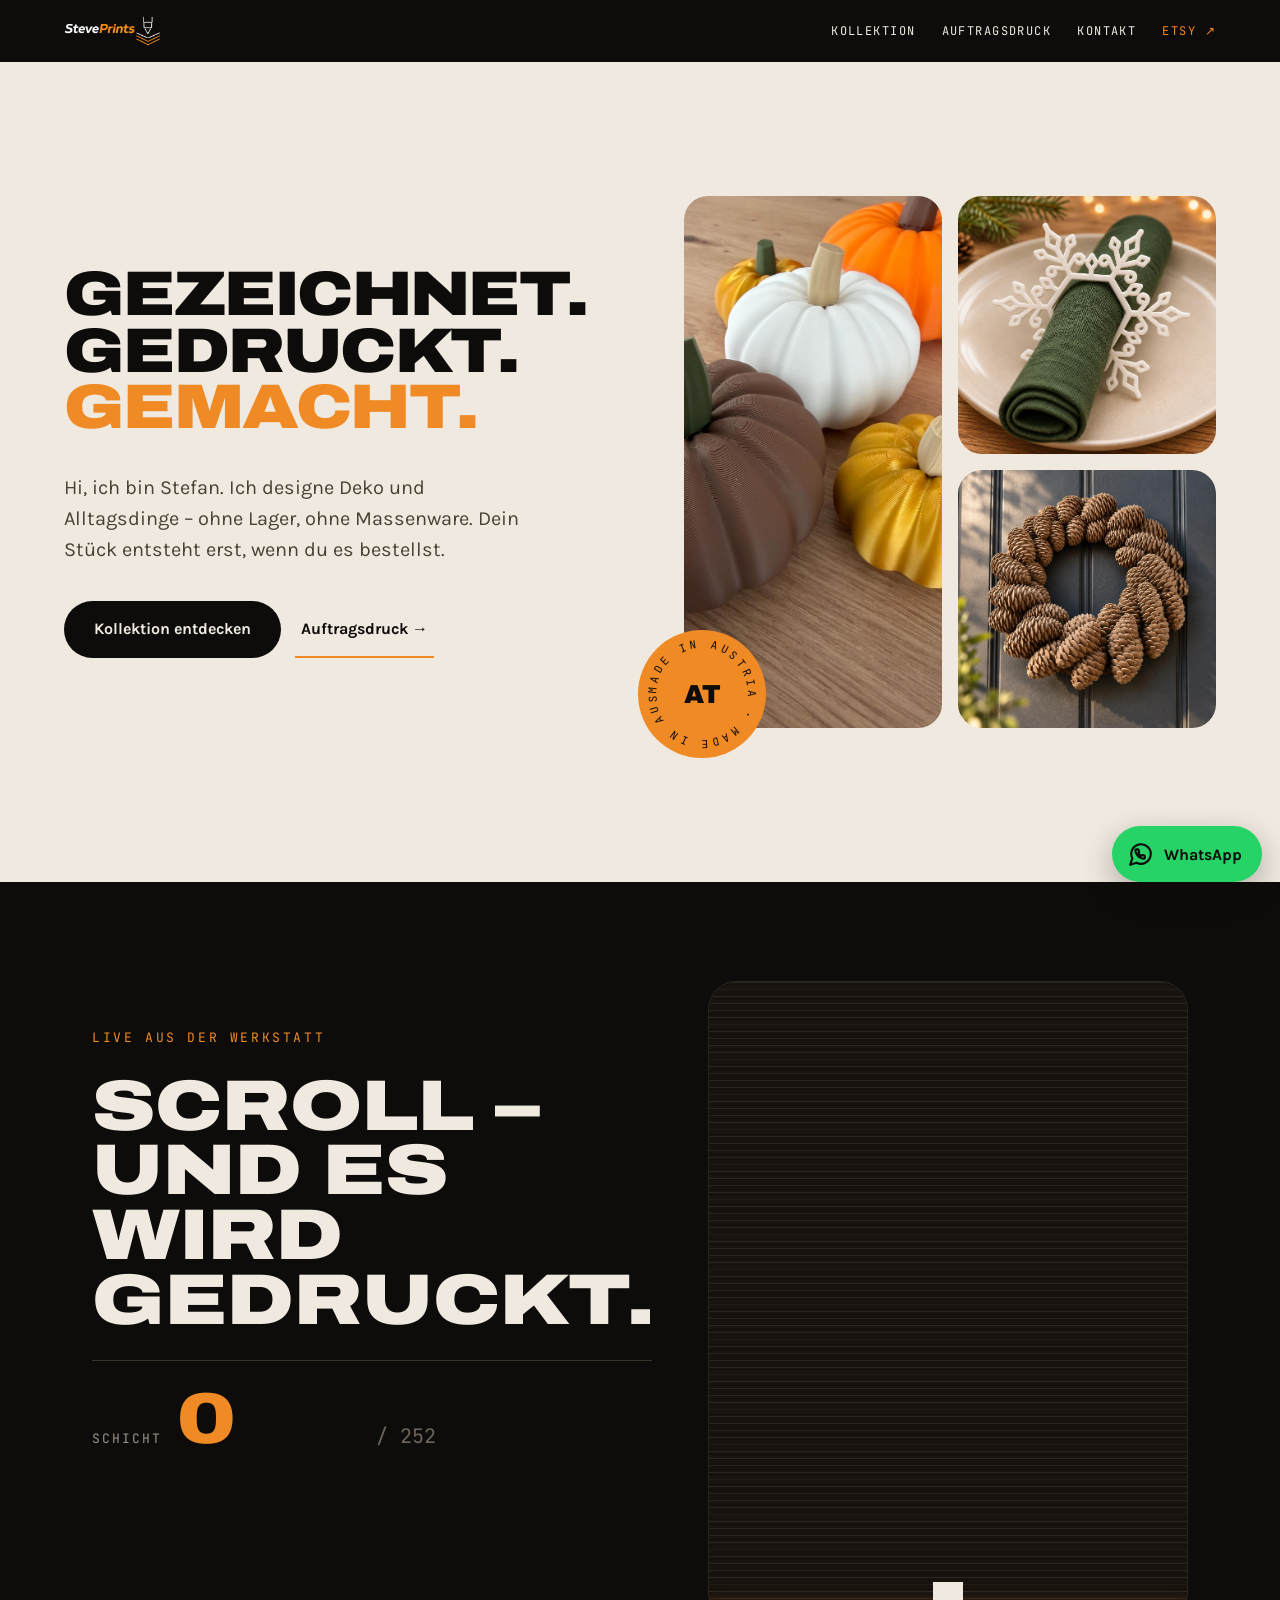
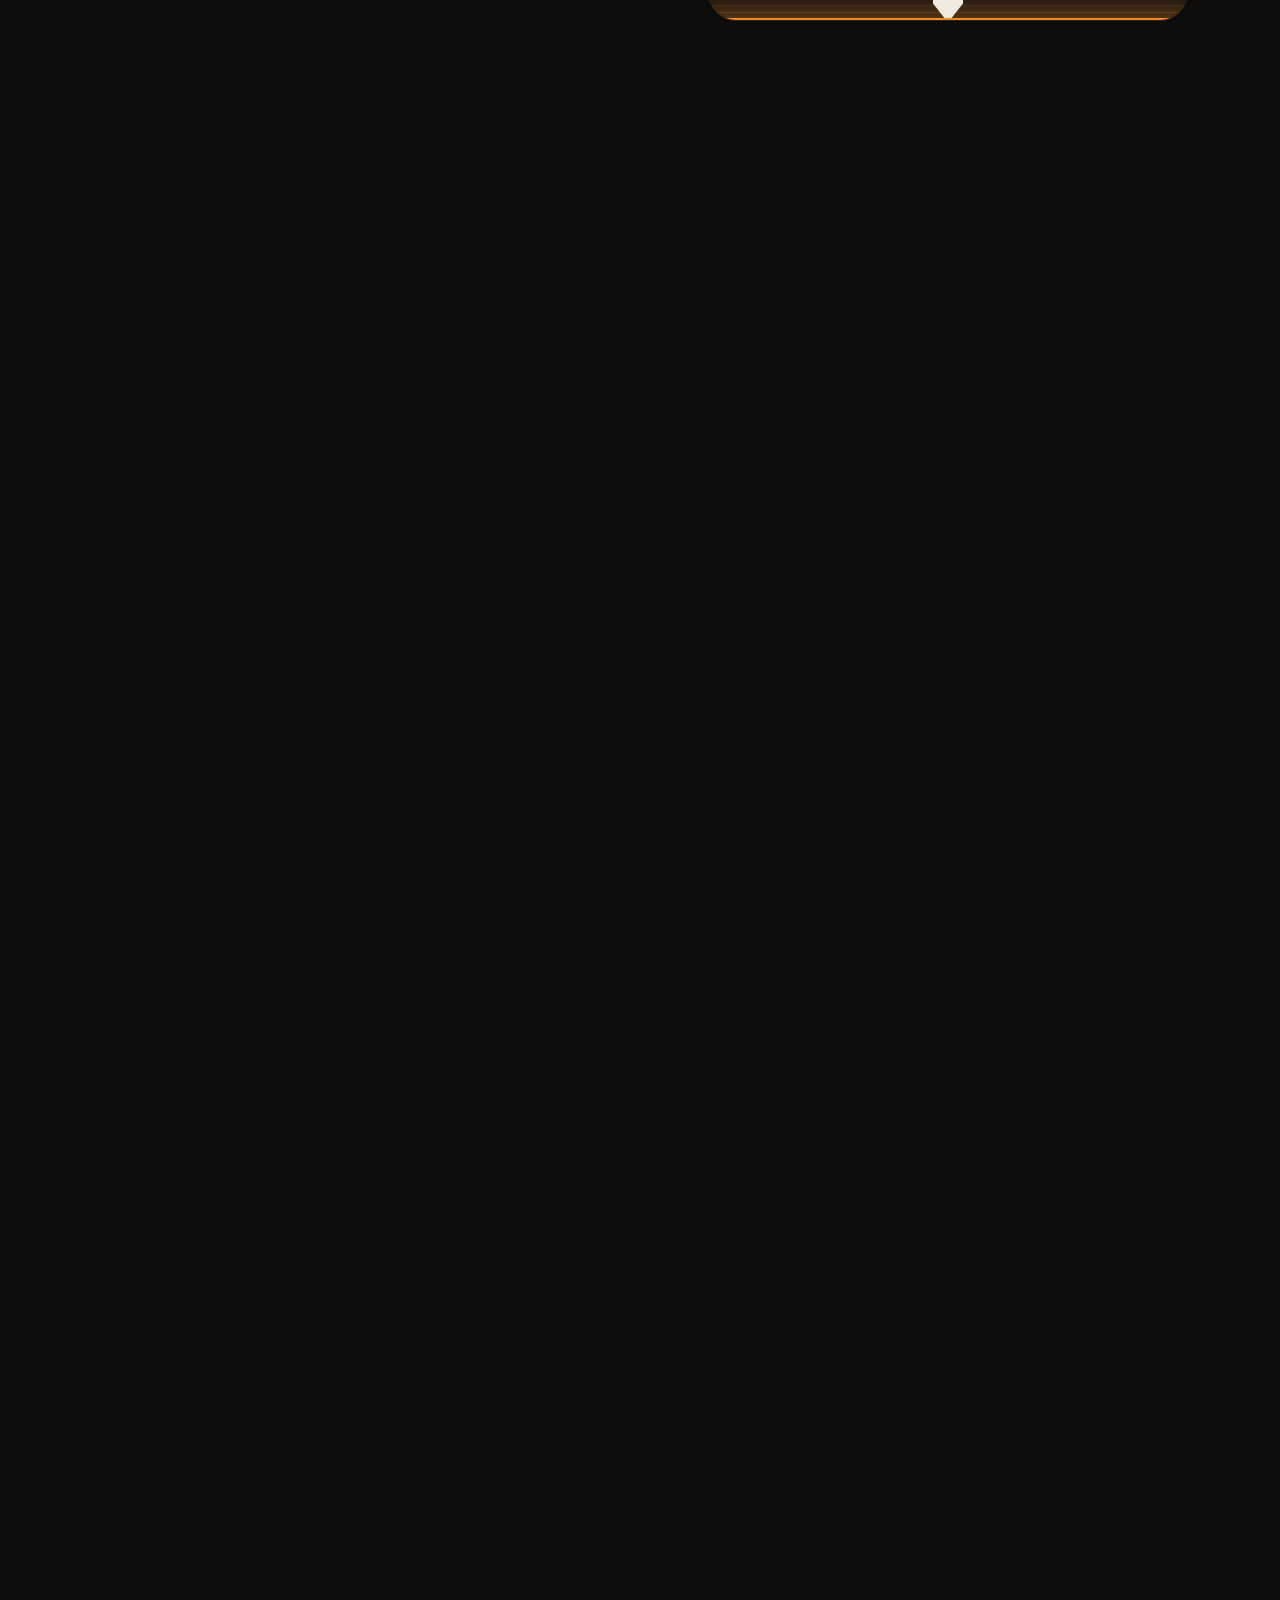
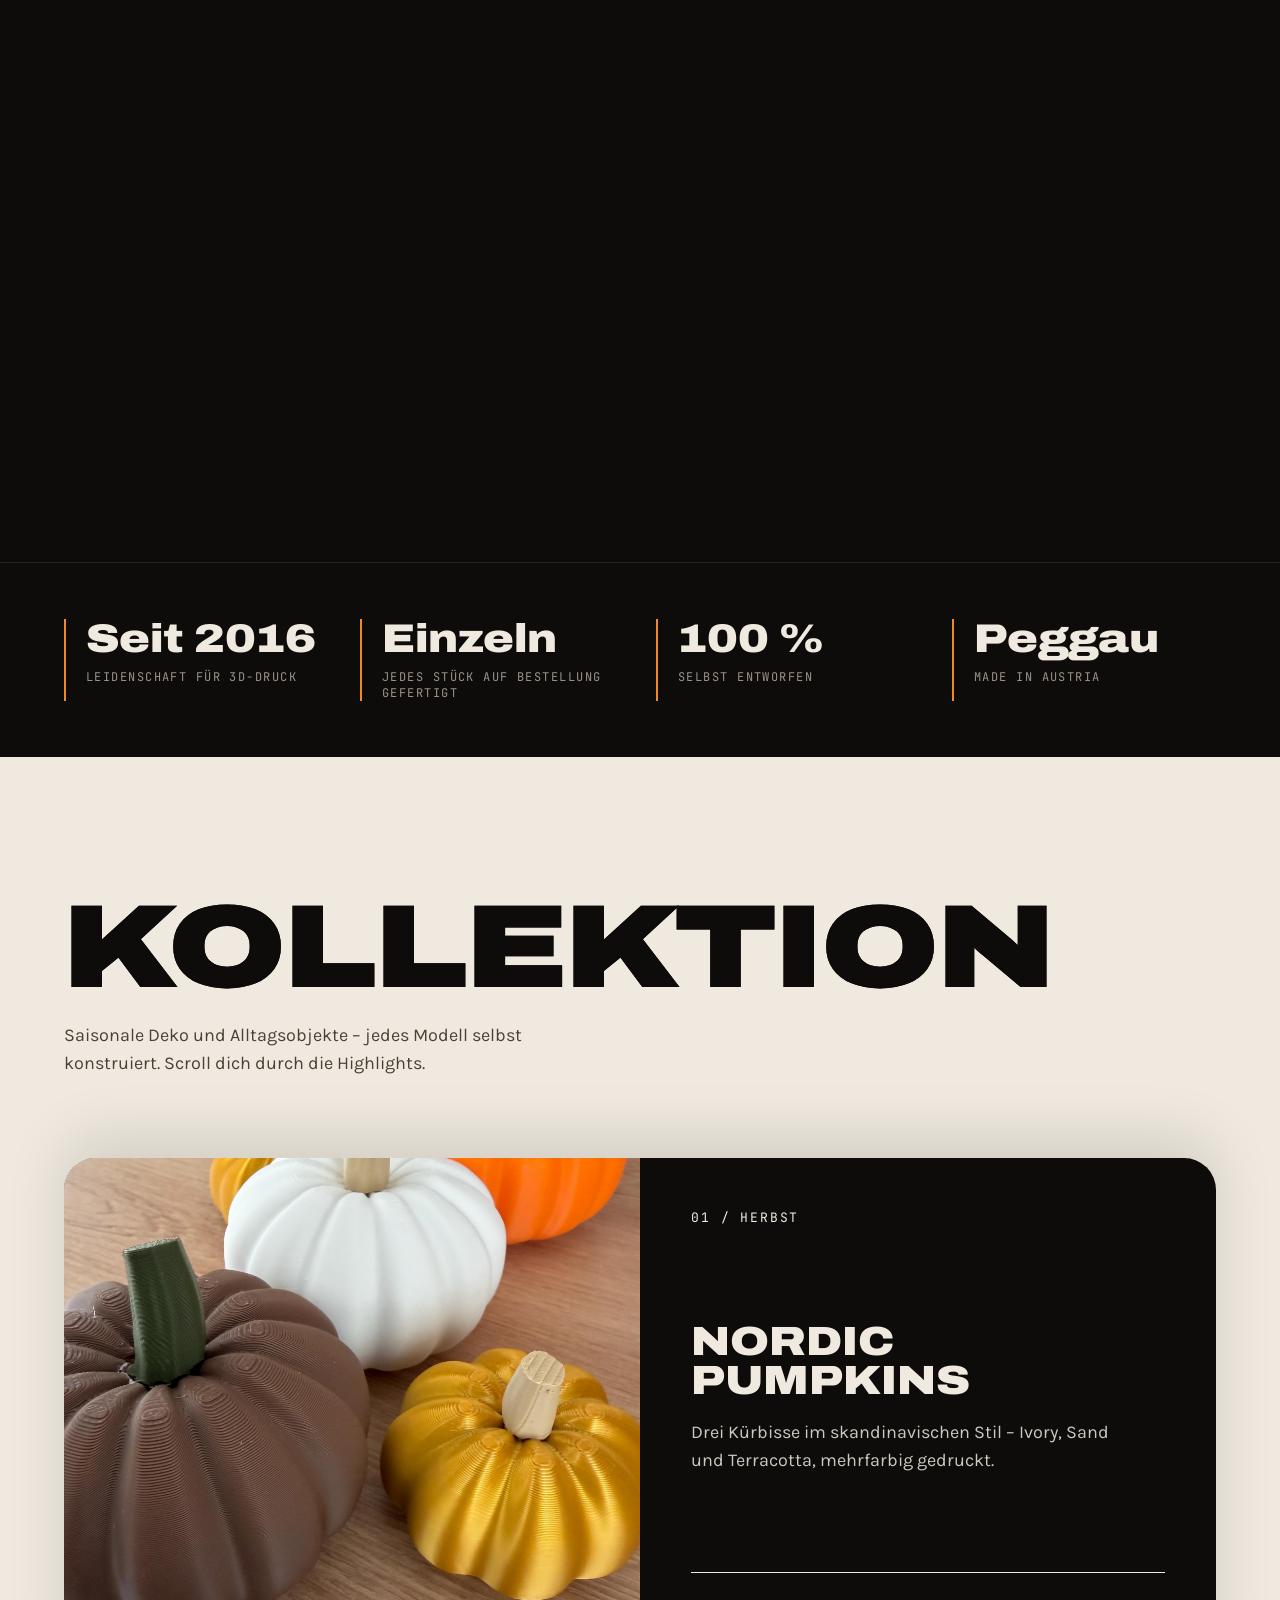
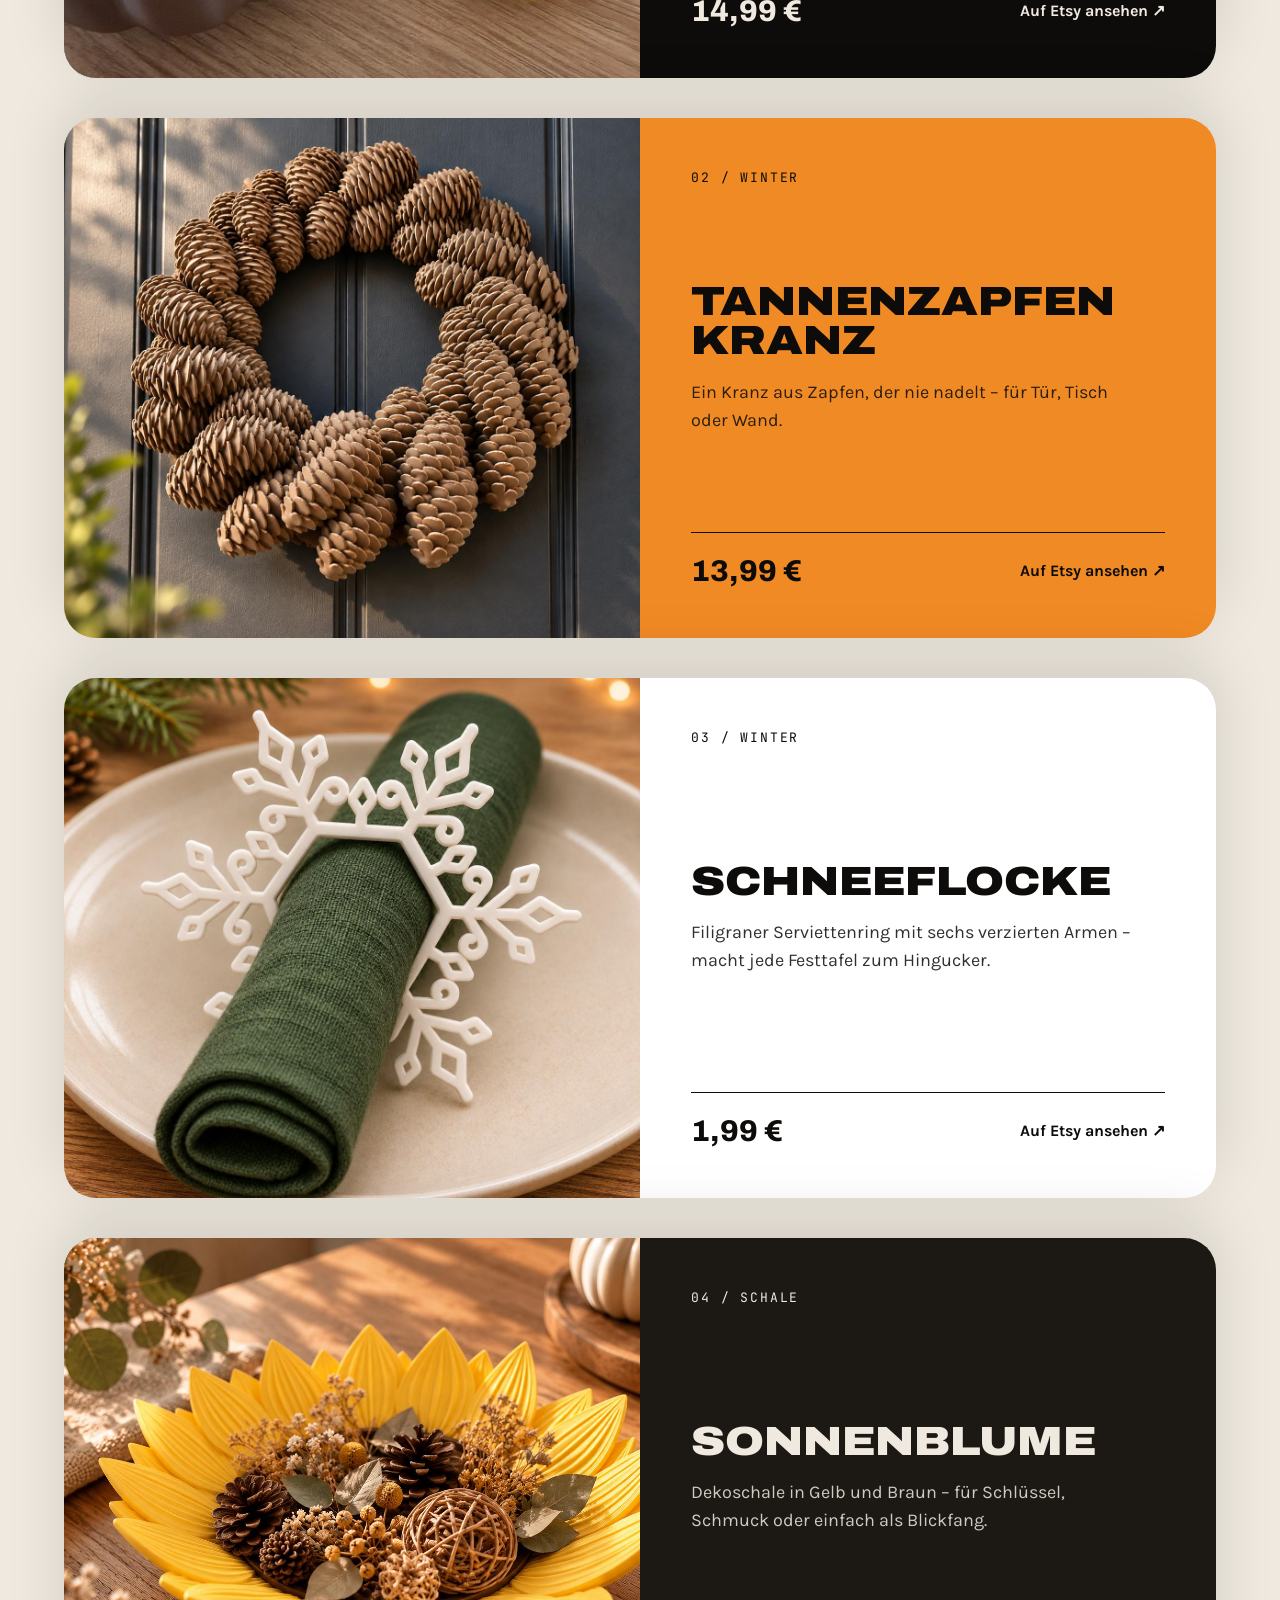
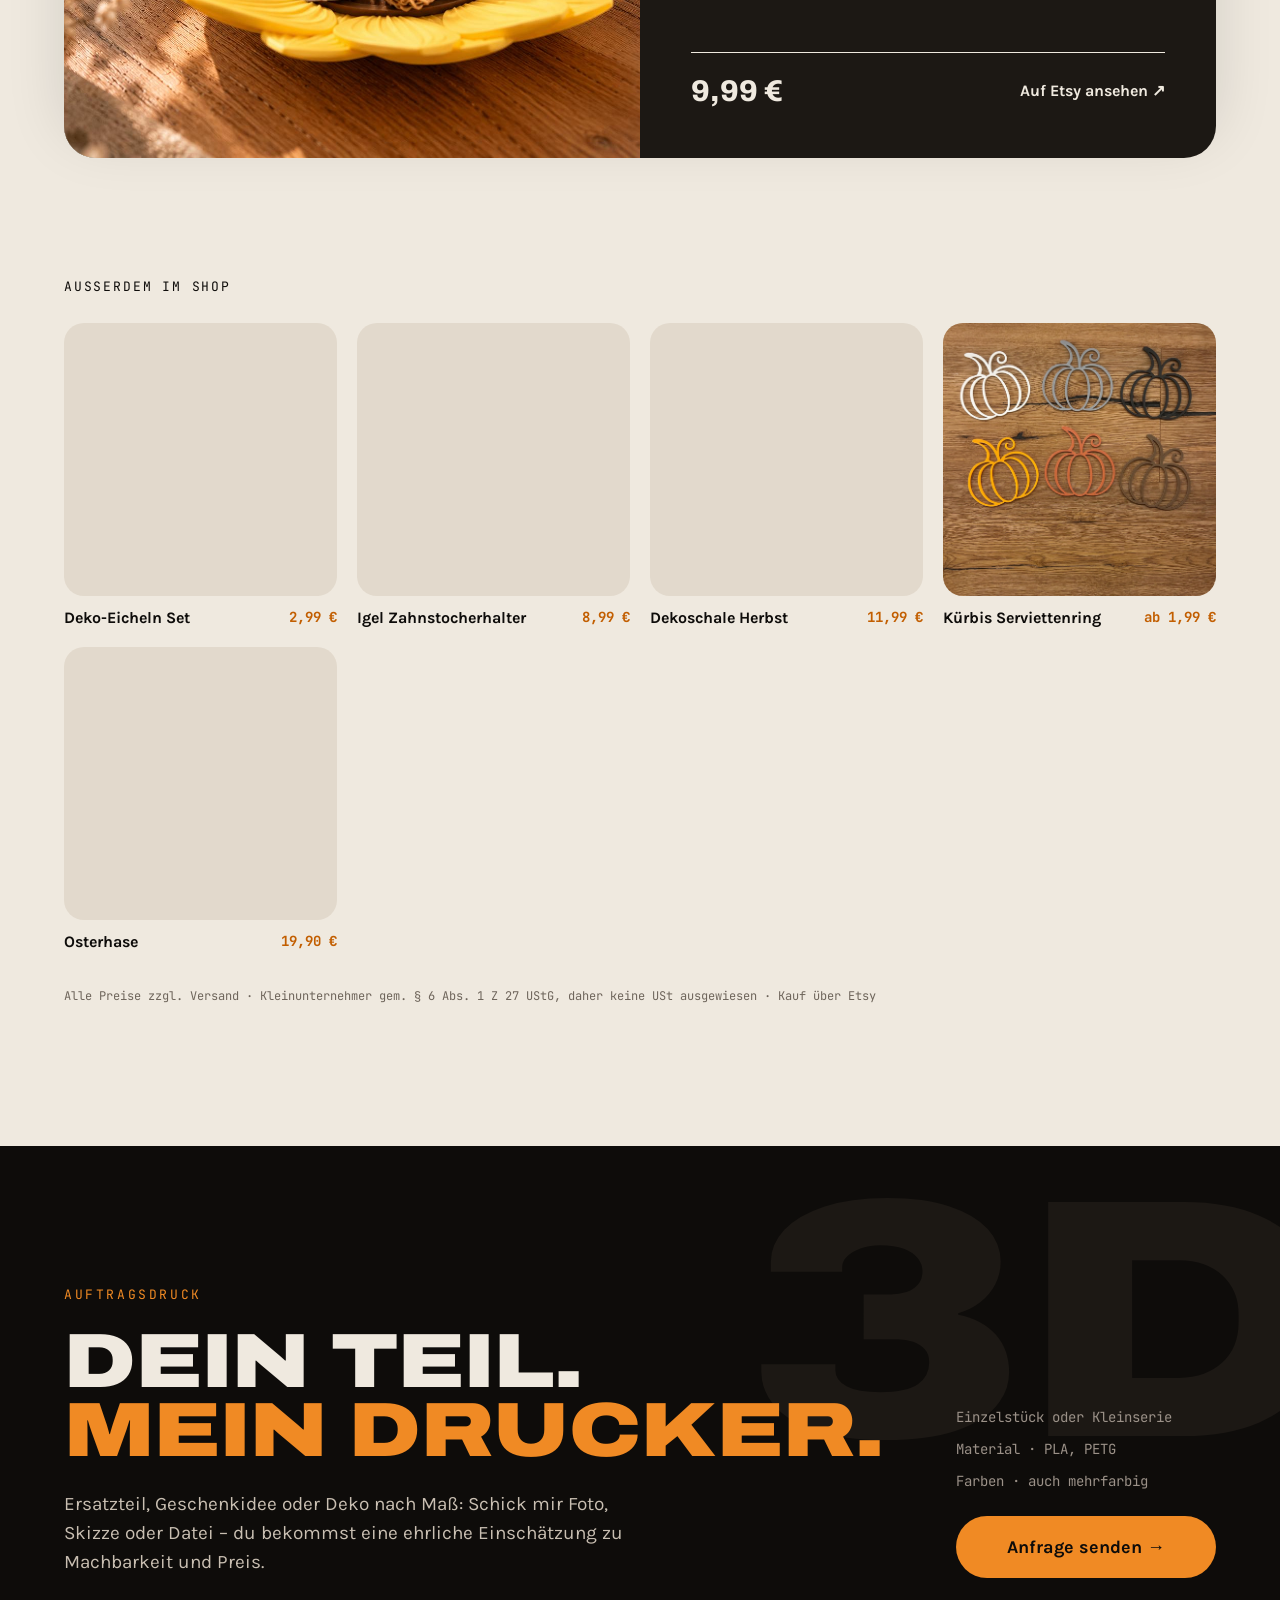
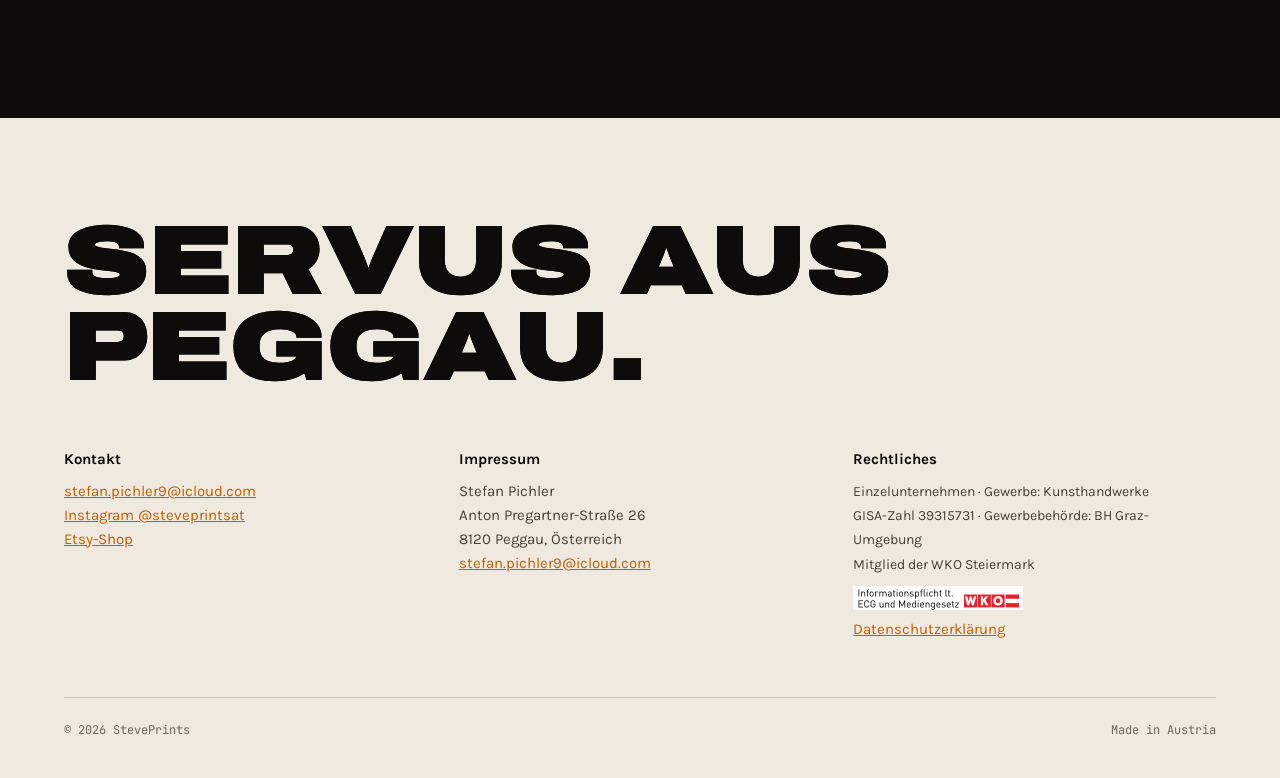
<file: index.html>
<!DOCTYPE html>
<html lang="de">
<head>
<meta charset="utf-8">
<meta name="viewport" content="width=device-width, initial-scale=1">
<title>StevePrints – 3D-gedruckte Designobjekte aus Peggau</title>
<meta name="description" content="StevePrints: 3D-gedruckte Designobjekte und individuelle Auftragsdrucke aus Peggau, Steiermark. Entworfen und gefertigt von Stefan Pichler. Made in Austria.">
<meta name="theme-color" content="#0E0C0A">
<link rel="icon" href="logo.png" type="image/png">
<link rel="preload" href="fonts/archivo-vf-wdth-wght-latin.woff2" as="font" type="font/woff2" crossorigin>
<link rel="stylesheet" href="fonts/fonts.css">
<link rel="stylesheet" href="site.css?v=2">
</head>
<body>

<header class="site-header">
  <a href="#top" aria-label="StevePrints – zum Seitenanfang"><img class="logo" src="logo.png" alt="StevePrints" width="640" height="197"></a>
  <nav aria-label="Hauptnavigation">
    <a href="#kollektion">Kollektion</a>
    <a class="opt" href="#auftrag">Auftragsdruck</a>
    <a class="opt" href="#kontakt">Kontakt</a>
    <a class="etsy" href="https://www.etsy.com/shop/StevePrintsAT" target="_blank" rel="noopener">Etsy ↗</a>
  </nav>
</header>

<main>

<section id="top" class="hero">
  <div class="hero-copy">
    <h1>
      <span>Gezeichnet.</span>
      <span>Gedruckt.</span>
      <span class="accent">Gemacht.</span>
    </h1>
    <p class="lead">Hi, ich bin Stefan. Ich designe Deko und Alltagsdinge – ohne Lager, ohne Massenware. Dein Stück entsteht erst, wenn du es bestellst.</p>
    <div class="hero-cta">
      <a class="btn btn-dark" href="#kollektion">Kollektion entdecken</a>
      <a class="link-line" href="#auftrag">Auftragsdruck →</a>
    </div>
  </div>
  <div class="collage">
    <!-- HERO:START -->
      <a href="https://www.etsy.com/listing/4569972046/deko-kurbisse-3er-set-herbstdeko-scandi" target="_blank" rel="noopener"><img src="images/8dfc89507ad61327.jpg" alt="Deko Kürbisse 3er Set" fetchpriority="high"></a>
      <a href="https://www.etsy.com/listing/4610337039/schneeflocken-serviettenring" target="_blank" rel="noopener"><img src="images/c0b137977a3b6f1d.jpg" alt="Schneeflocken Serviettenring" decoding="async"></a>
      <a href="https://www.etsy.com/listing/4593988694/zapfenkranz-herbstdeko-tannenzapfen" target="_blank" rel="noopener"><img src="images/f582bd6374a5012e.jpg" alt="Tannenzapfen Kranz aus dem 3D-Druck" decoding="async"></a>
      <!-- HERO:END -->
    <div class="stamp" aria-hidden="true">
      <svg viewBox="0 0 128 128" width="128" height="128"><defs><path id="stamp-circle" d="M64,64 m-46,0 a46,46 0 1,1 92,0 a46,46 0 1,1 -92,0"/></defs><text font-family="JetBrains Mono, monospace" font-size="11" letter-spacing="3" fill="#0E0C0A"><textPath href="#stamp-circle">MADE IN AUSTRIA · MADE IN AUSTRIA · </textPath></text></svg>
      <b>AT</b>
    </div>
  </div>
</section>

<section class="print" aria-labelledby="print-title">
  <!-- PRINT:START -->
  <div class="print-stage" id="print" style="--layers:312">
    <div class="print-copy">
      <p class="eyebrow">Live aus der Werkstatt</p>
      <h2 id="print-title" class="display">Scroll – und es wird gedruckt.</h2>
      <div class="layer-count">
        <span class="lbl">SCHICHT</span>
        <span class="num"><span class="static">312</span></span>
        <span class="tot">/ 312</span>
      </div>
      <p class="print-done"><strong>Fertig.</strong> <span class="pname">Nordic Pumpkins</span>, 0,2&nbsp;mm pro Schicht, gedruckt in Peggau – und genau so entsteht jedes Stück, das du bei mir bestellst.</p>
    </div>
    <div class="print-bed">
      <div class="grid" aria-hidden="true"></div>
      <img src="images/8dfc89507ad61327.jpg" alt="Deko Kürbisse 3er Set, Schicht für Schicht gedruckt" loading="lazy" decoding="async">
      <div class="lines" aria-hidden="true"></div>
      <div class="nozzle" aria-hidden="true"><div class="beam"></div><div class="tip"></div></div>
    </div>
  </div>
  <script>
    (function () {
      var pool = [{"img": "images/0c614153a8a71292.jpg", "name": "Osterhase", "alt": "Osterhase, Schicht für Schicht gedruckt", "n": 276}, {"img": "images/d9b218a43e603109.jpg", "name": "Kürbis Serviettenring", "alt": "Kürbis Serviettenring, Schicht für Schicht gedruckt", "n": 290}, {"img": "images/d3324da833138ca8.jpg", "name": "Dekoschale Herbst", "alt": "Dekoschale Herbst, Schicht für Schicht gedruckt", "n": 241}, {"img": "images/8dfc89507ad61327.jpg", "name": "Nordic Pumpkins", "alt": "Deko Kürbisse 3er Set, Schicht für Schicht gedruckt", "n": 312}, {"img": "images/f66b34dcbb70df60.jpg", "name": "Igel Zahnstocherhalter", "alt": "Igel Zahnstocherhalter, Schicht für Schicht gedruckt", "n": 264}, {"img": "images/9b4b52cf739451d4.jpg", "name": "Deko-Eicheln Set", "alt": "Deko-Eicheln Set, Schicht für Schicht gedruckt", "n": 252}, {"img": "images/f582bd6374a5012e.jpg", "name": "Tannenzapfen Kranz", "alt": "Tannenzapfen Kranz aus dem 3D-Druck, Schicht für Schicht gedruckt", "n": 268}, {"img": "images/3537206bd146ee65.jpg", "name": "Sonnenblume", "alt": "Dekoschale Sonnenblume, Schicht für Schicht gedruckt", "n": 230}, {"img": "images/c0b137977a3b6f1d.jpg", "name": "Schneeflocke", "alt": "Schneeflocken Serviettenring, Schicht für Schicht gedruckt", "n": 183}];
      var p = pool[Math.floor(Math.random() * pool.length)];
      var s = document.getElementById('print');
      s.style.setProperty('--layers', p.n);
      s.querySelector('.static').textContent = p.n;
      s.querySelector('.tot').textContent = '/ ' + p.n;
      s.querySelector('.pname').textContent = p.name;
      var img = s.querySelector('.print-bed img');
      img.src = p.img;
      img.alt = p.alt;
    })();
  </script>
  <!-- PRINT:END -->
</section>

<section class="facts" aria-label="Kurz gesagt">
  <ul>
    <li class="reveal"><span class="v">Seit 2016</span><span class="l">Leidenschaft für 3D-Druck</span></li>
    <li class="reveal"><span class="v">Einzeln</span><span class="l">Jedes Stück auf Bestellung gefertigt</span></li>
    <li class="reveal"><span class="v">100 %</span><span class="l">Selbst entworfen</span></li>
    <li class="reveal"><span class="v">Peggau</span><span class="l">Made in Austria</span></li>
  </ul>
</section>

<section id="kollektion" class="collection">
  <h2 class="big-title fill">Kollektion</h2>
  <p class="intro reveal">Saisonale Deko und Alltagsobjekte – jedes Modell selbst konstruiert. Scroll dich durch die Highlights.</p>
  <div class="stack">
    <!-- HIGHLIGHTS:START -->
      <a class="feature t1" style="--i:0" href="https://www.etsy.com/listing/4569972046/deko-kurbisse-3er-set-herbstdeko-scandi" target="_blank" rel="noopener">
        <div class="pic"><img src="images/8dfc89507ad61327.jpg" alt="Nordic Pumpkins" loading="lazy" decoding="async"></div>
        <div class="body">
          <span class="tag">01 / HERBST</span>
          <div class="txt">
            <h3>Nordic Pumpkins</h3>
            <p>Drei Kürbisse im skandinavischen Stil – Ivory, Sand und Terracotta, mehrfarbig gedruckt.</p>
          </div>
          <div class="foot"><span class="price">14,99 €</span><span class="go">Auf Etsy ansehen ↗</span></div>
        </div>
      </a>

      <a class="feature t2" style="--i:1" href="https://www.etsy.com/listing/4593988694/zapfenkranz-herbstdeko-tannenzapfen" target="_blank" rel="noopener">
        <div class="pic"><img src="images/f582bd6374a5012e.jpg" alt="Tannenzapfen Kranz" loading="lazy" decoding="async"></div>
        <div class="body">
          <span class="tag">02 / WINTER</span>
          <div class="txt">
            <h3>Tannenzapfen Kranz</h3>
            <p>Ein Kranz aus Zapfen, der nie nadelt – für Tür, Tisch oder Wand.</p>
          </div>
          <div class="foot"><span class="price">13,99 €</span><span class="go">Auf Etsy ansehen ↗</span></div>
        </div>
      </a>

      <a class="feature t3" style="--i:2" href="https://www.etsy.com/listing/4610337039/schneeflocken-serviettenring" target="_blank" rel="noopener">
        <div class="pic"><img src="images/c0b137977a3b6f1d.jpg" alt="Schneeflocke" loading="lazy" decoding="async"></div>
        <div class="body">
          <span class="tag">03 / WINTER</span>
          <div class="txt">
            <h3>Schneeflocke</h3>
            <p>Filigraner Serviettenring mit sechs verzierten Armen – macht jede Festtafel zum Hingucker.</p>
          </div>
          <div class="foot"><span class="price">1,99 €</span><span class="go">Auf Etsy ansehen ↗</span></div>
        </div>
      </a>

      <a class="feature t4" style="--i:3" href="https://www.etsy.com/listing/4595783061/sonnenblumen-schale-o-dekoschale" target="_blank" rel="noopener">
        <div class="pic"><img src="images/3537206bd146ee65.jpg" alt="Sonnenblume" loading="lazy" decoding="async"></div>
        <div class="body">
          <span class="tag">04 / SCHALE</span>
          <div class="txt">
            <h3>Sonnenblume</h3>
            <p>Dekoschale in Gelb und Braun – für Schlüssel, Schmuck oder einfach als Blickfang.</p>
          </div>
          <div class="foot"><span class="price">9,99 €</span><span class="go">Auf Etsy ansehen ↗</span></div>
        </div>
      </a>
      <!-- HIGHLIGHTS:END -->
  </div>
</section>

<section class="more" aria-labelledby="more-title">
  <p id="more-title" class="eyebrow reveal">Außerdem im Shop</p>
  <div class="tiles">
    <!-- PRODUCTS:START -->
      <a class="tile reveal" href="https://www.etsy.com/listing/4578288521/deko-eicheln-3d-druck-set-o-mini" target="_blank" rel="noopener">
        <div class="shot">
          <img src="images/9b4b52cf739451d4.jpg" alt="Deko-Eicheln Set" loading="lazy" decoding="async">
          <img class="alt" src="images/84c930eb3cc7f505.jpg" alt="" loading="lazy" decoding="async">
        </div>
        <div class="row"><span>Deko-Eicheln Set</span><span class="price">2,99 €</span></div>
      </a>

      <a class="tile reveal" href="https://www.etsy.com/listing/4576312022/igel-zahnstocherhalter-aus-3d-druck-o" target="_blank" rel="noopener">
        <div class="shot">
          <img src="images/f66b34dcbb70df60.jpg" alt="Igel Zahnstocherhalter" loading="lazy" decoding="async">
          <img class="alt" src="images/35e66994d64687d9.jpg" alt="" loading="lazy" decoding="async">
        </div>
        <div class="row"><span>Igel Zahnstocherhalter</span><span class="price">8,99 €</span></div>
      </a>

      <a class="tile reveal" href="https://www.etsy.com/listing/4566170874/dekoschale-herbst-organische-schale-fur" target="_blank" rel="noopener">
        <div class="shot">
          <img src="images/d3324da833138ca8.jpg" alt="Dekoschale Herbst" loading="lazy" decoding="async">
          <img class="alt" src="images/b1e39da54e76e3da.jpg" alt="" loading="lazy" decoding="async">
        </div>
        <div class="row"><span>Dekoschale Herbst</span><span class="price">11,99 €</span></div>
      </a>

      <a class="tile reveal" href="https://www.etsy.com/listing/4563866886/kurbis-serviettenring-herbstliche" target="_blank" rel="noopener">
        <div class="shot">
          <img src="images/d9b218a43e603109.jpg" alt="Kürbis Serviettenring" loading="lazy" decoding="async">
          <img class="alt" src="images/9cdb413fd8bf778c.jpg" alt="" loading="lazy" decoding="async">
        </div>
        <div class="row"><span>Kürbis Serviettenring</span><span class="price">ab 1,99 €</span></div>
      </a>

      <a class="tile reveal" href="https://www.etsy.com/listing/4475686754/osterhase-vase-3d-druck-moderne-deko-mit" target="_blank" rel="noopener">
        <div class="shot">
          <img src="images/0c614153a8a71292.jpg" alt="Osterhase" loading="lazy" decoding="async">
          <img class="alt" src="images/13dcac15ae366f41.jpg" alt="" loading="lazy" decoding="async">
        </div>
        <div class="row"><span>Osterhase</span><span class="price">19,90 €</span></div>
      </a>
      <!-- PRODUCTS:END -->
  </div>
  <p class="note">Alle Preise zzgl. Versand · Kleinunternehmer gem. § 6 Abs. 1 Z 27 UStG, daher keine USt ausgewiesen · Kauf über Etsy</p>
</section>

<section id="auftrag" class="commission">
  <div class="ghost" aria-hidden="true">3D</div>
  <div class="inner">
    <div class="copy reveal">
      <p class="eyebrow">Auftragsdruck</p>
      <h2 class="display">Dein Teil.<br><span>Mein Drucker.</span></h2>
      <p>Ersatzteil, Geschenkidee oder Deko nach Maß: Schick mir Foto, Skizze oder Datei – du bekommst eine ehrliche Einschätzung zu Machbarkeit und Preis.</p>
    </div>
    <div class="specs reveal">
      <span>Einzelstück oder Kleinserie</span>
      <span>Material · PLA, PETG</span>
      <span>Farben · auch mehrfarbig</span>
      <a class="btn btn-orange" href="mailto:stefan.pichler9@icloud.com?subject=Anfrage%20StevePrints">Anfrage senden →</a>
    </div>
  </div>
</section>

</main>

<footer id="kontakt" class="site-footer">
  <div class="inner">
    <h2 class="fill">Servus aus Peggau.</h2>
    <div class="foot-cols">
      <div>
        <h3>Kontakt</h3>
        <a href="mailto:stefan.pichler9@icloud.com">stefan.pichler9@icloud.com</a><br>
        <a href="https://www.instagram.com/steveprintsat" target="_blank" rel="noopener">Instagram @steveprintsat</a><br>
        <a href="https://www.etsy.com/shop/StevePrintsAT" target="_blank" rel="noopener">Etsy-Shop</a>
      </div>
      <div id="impressum">
        <h3>Impressum</h3>
        Stefan Pichler<br>Anton Pregartner-Straße 26<br>8120 Peggau, Österreich<br>
        <a href="mailto:stefan.pichler9@icloud.com">stefan.pichler9@icloud.com</a>
      </div>
      <div>
        <h3>Rechtliches</h3>
        <span class="small">Einzelunternehmen · Gewerbe: Kunsthandwerke<br>GISA-Zahl 39315731 · Gewerbebehörde: BH Graz-Umgebung<br>Mitglied der WKO Steiermark</span><br>
        <a class="ecg" href="https://www.wkoecg.at/Ecg.aspx?FirmaID=847c67a8-f54d-4f3a-a93c-38606263d6bf" target="_blank" rel="noopener" title="Vollständiges Impressum (WKO)"><img src="/ecg-wko.png" alt="Informationspflicht lt. ECG und Mediengesetz – WKO" width="170" height="24"></a><br>
        <a href="datenschutz.html">Datenschutzerklärung</a>
      </div>
    </div>
    <div class="copyline"><span>© 2026 StevePrints</span><span>Made in Austria</span></div>
  </div>
</footer>

<a class="wa" href="https://wa.me/436644322282?text=Hallo%20Stefan%2C%20ich%20habe%20eine%20Frage%3A%20" target="_blank" rel="noopener" aria-label="Per WhatsApp schreiben">
  <svg viewBox="0 0 24 24" fill="none" stroke="currentColor" stroke-width="2" stroke-linecap="round" stroke-linejoin="round" aria-hidden="true"><path d="M7.9 20A9 9 0 1 0 4 16.1L2 22Z"/><path d="M15.5 14.2v1.3a.9.9 0 0 1-1 .9 8.6 8.6 0 0 1-3.8-1.3 8.5 8.5 0 0 1-2.6-2.6 8.6 8.6 0 0 1-1.3-3.8.9.9 0 0 1 .9-1h1.3a.9.9 0 0 1 .9.8c.05.4.15.8.3 1.2a.9.9 0 0 1-.2.9l-.55.55a7 7 0 0 0 2.6 2.6l.55-.55a.9.9 0 0 1 .9-.2c.4.15.8.25 1.2.3a.9.9 0 0 1 .8.9z"/></svg>
  <span>WhatsApp</span>
</a>

</body>
</html>
</file>
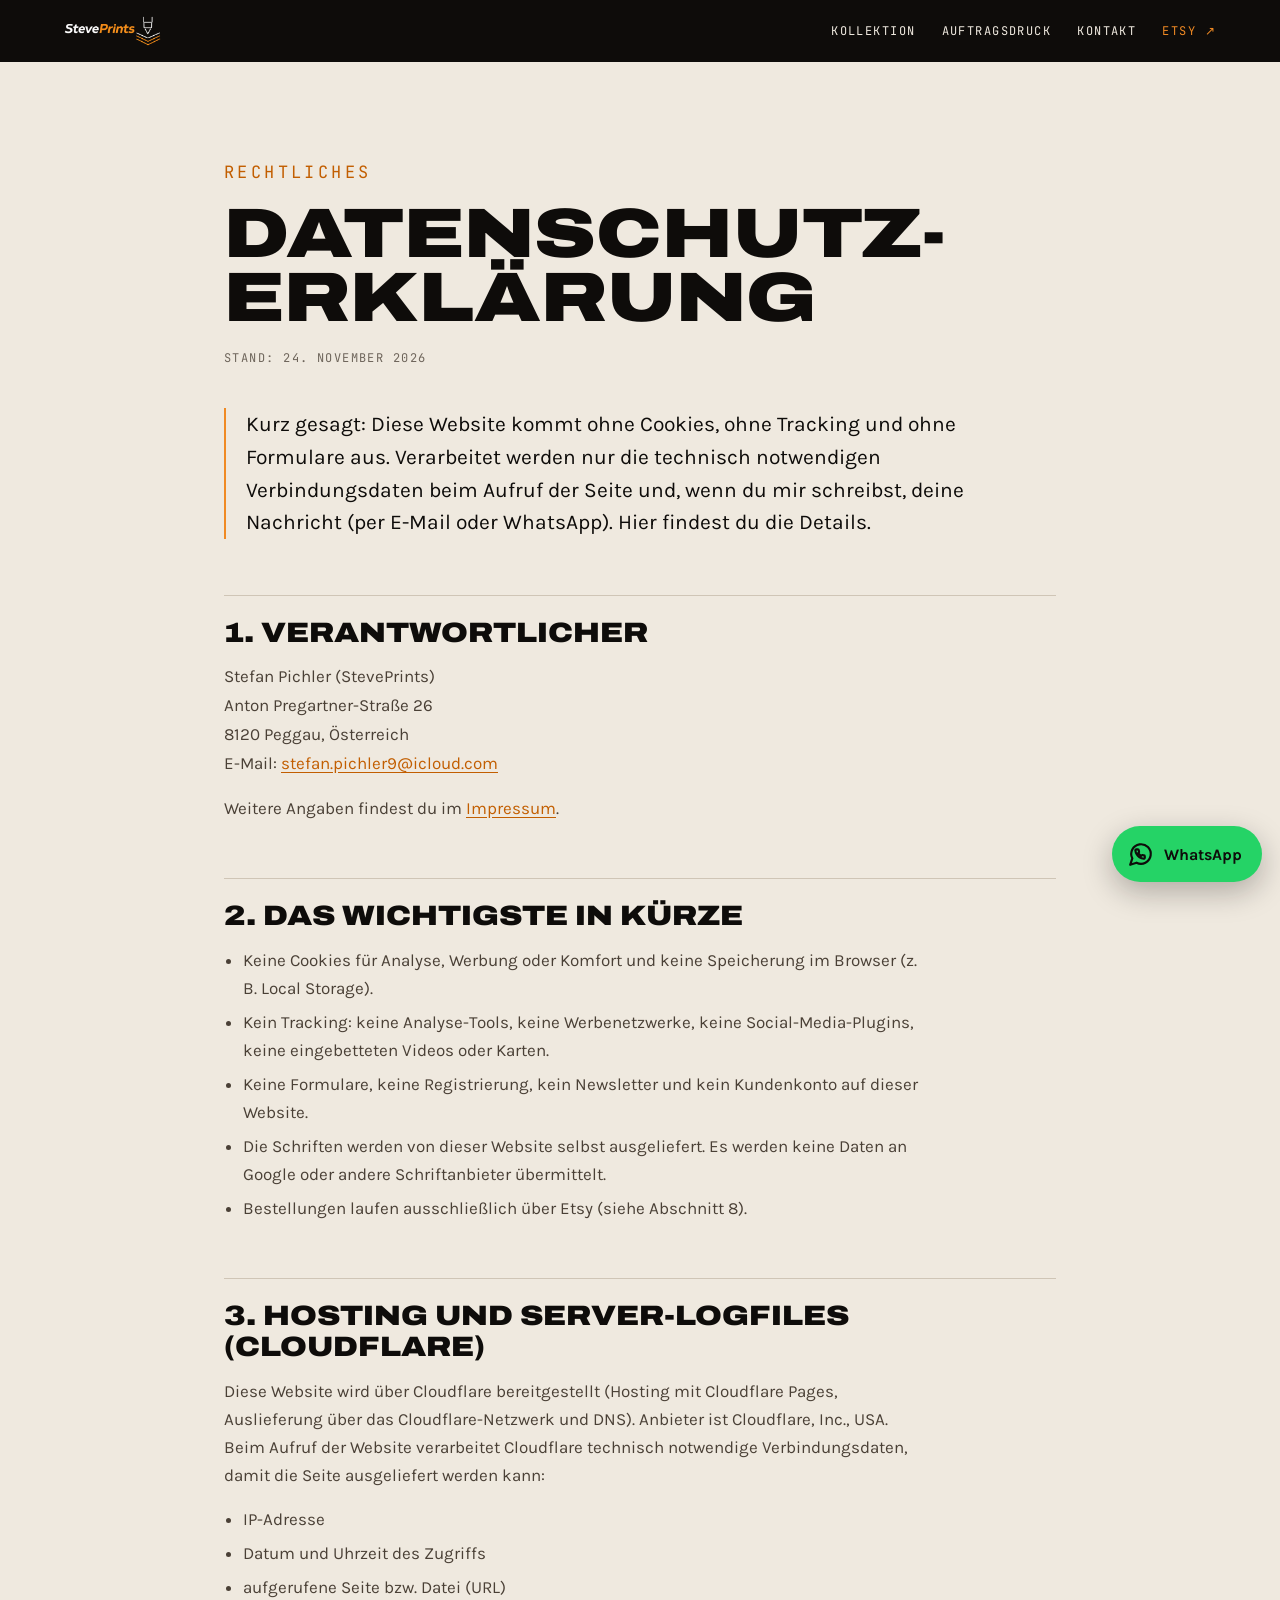
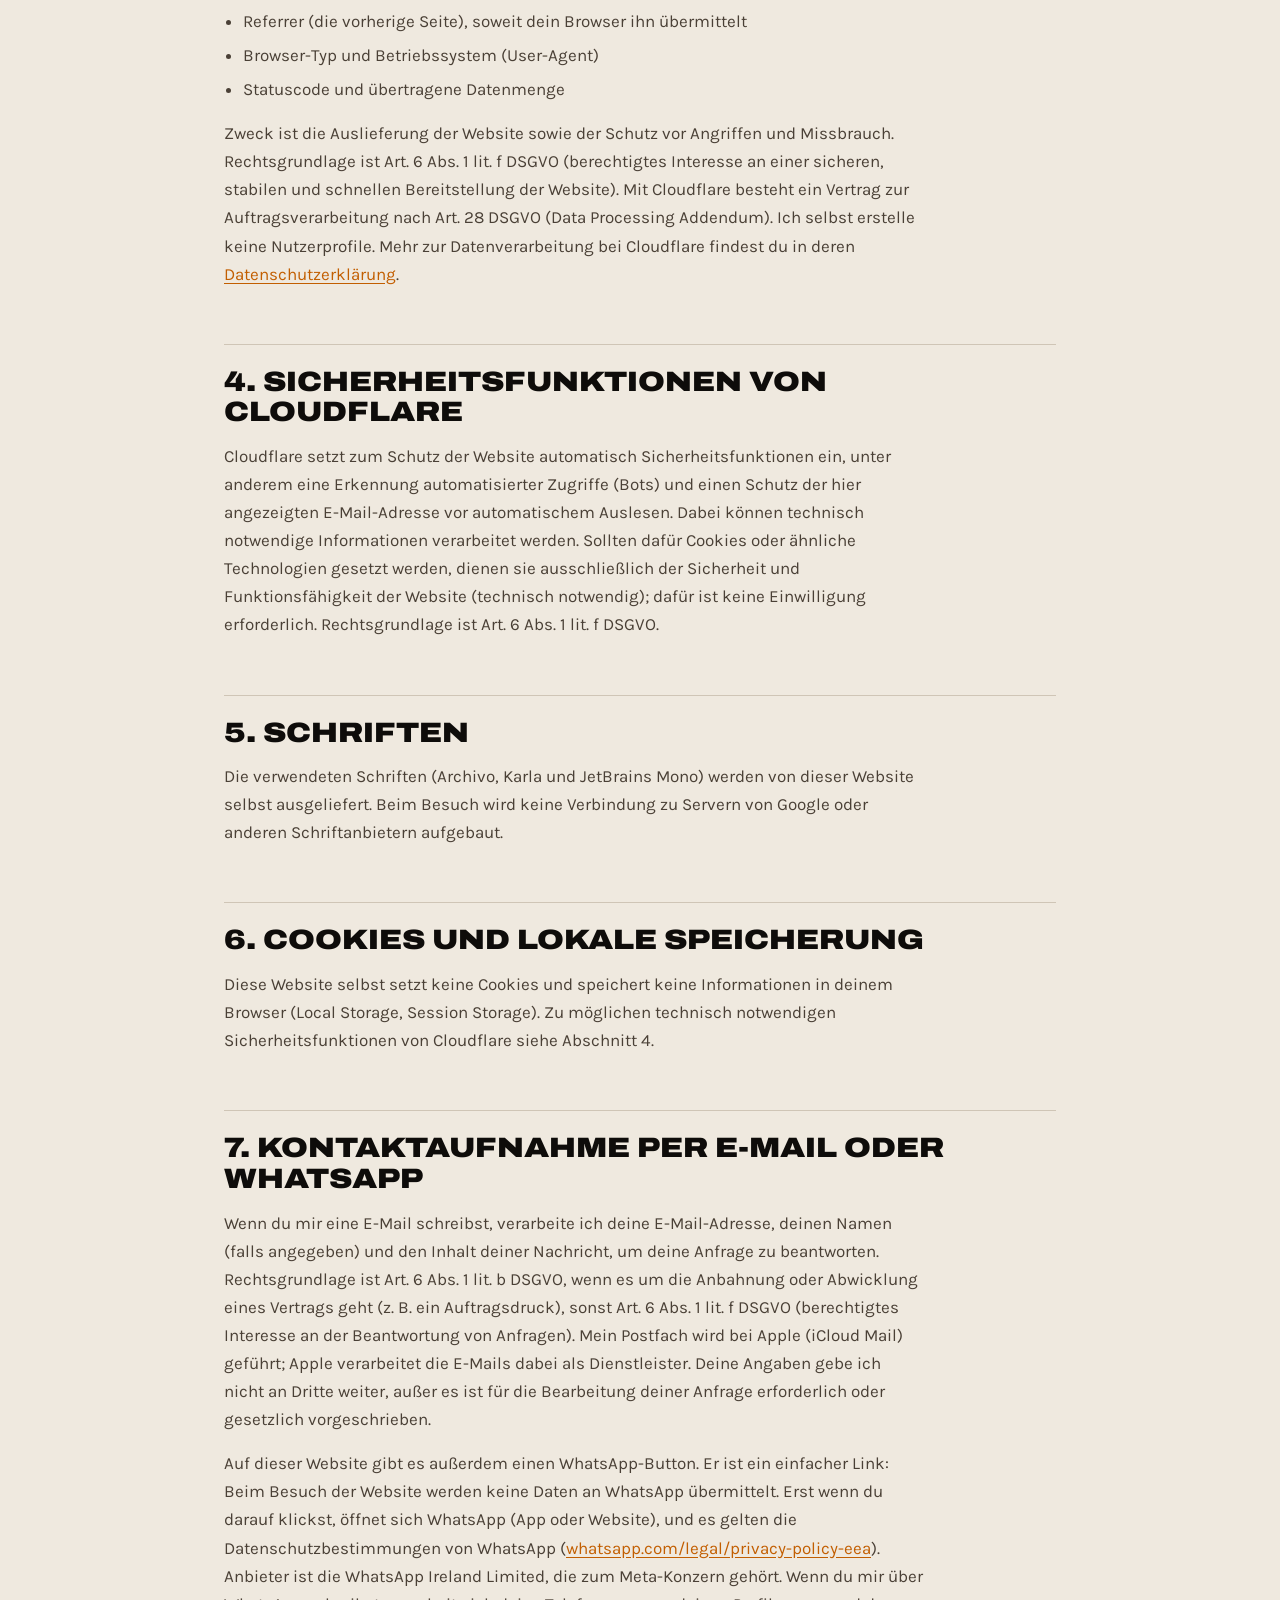
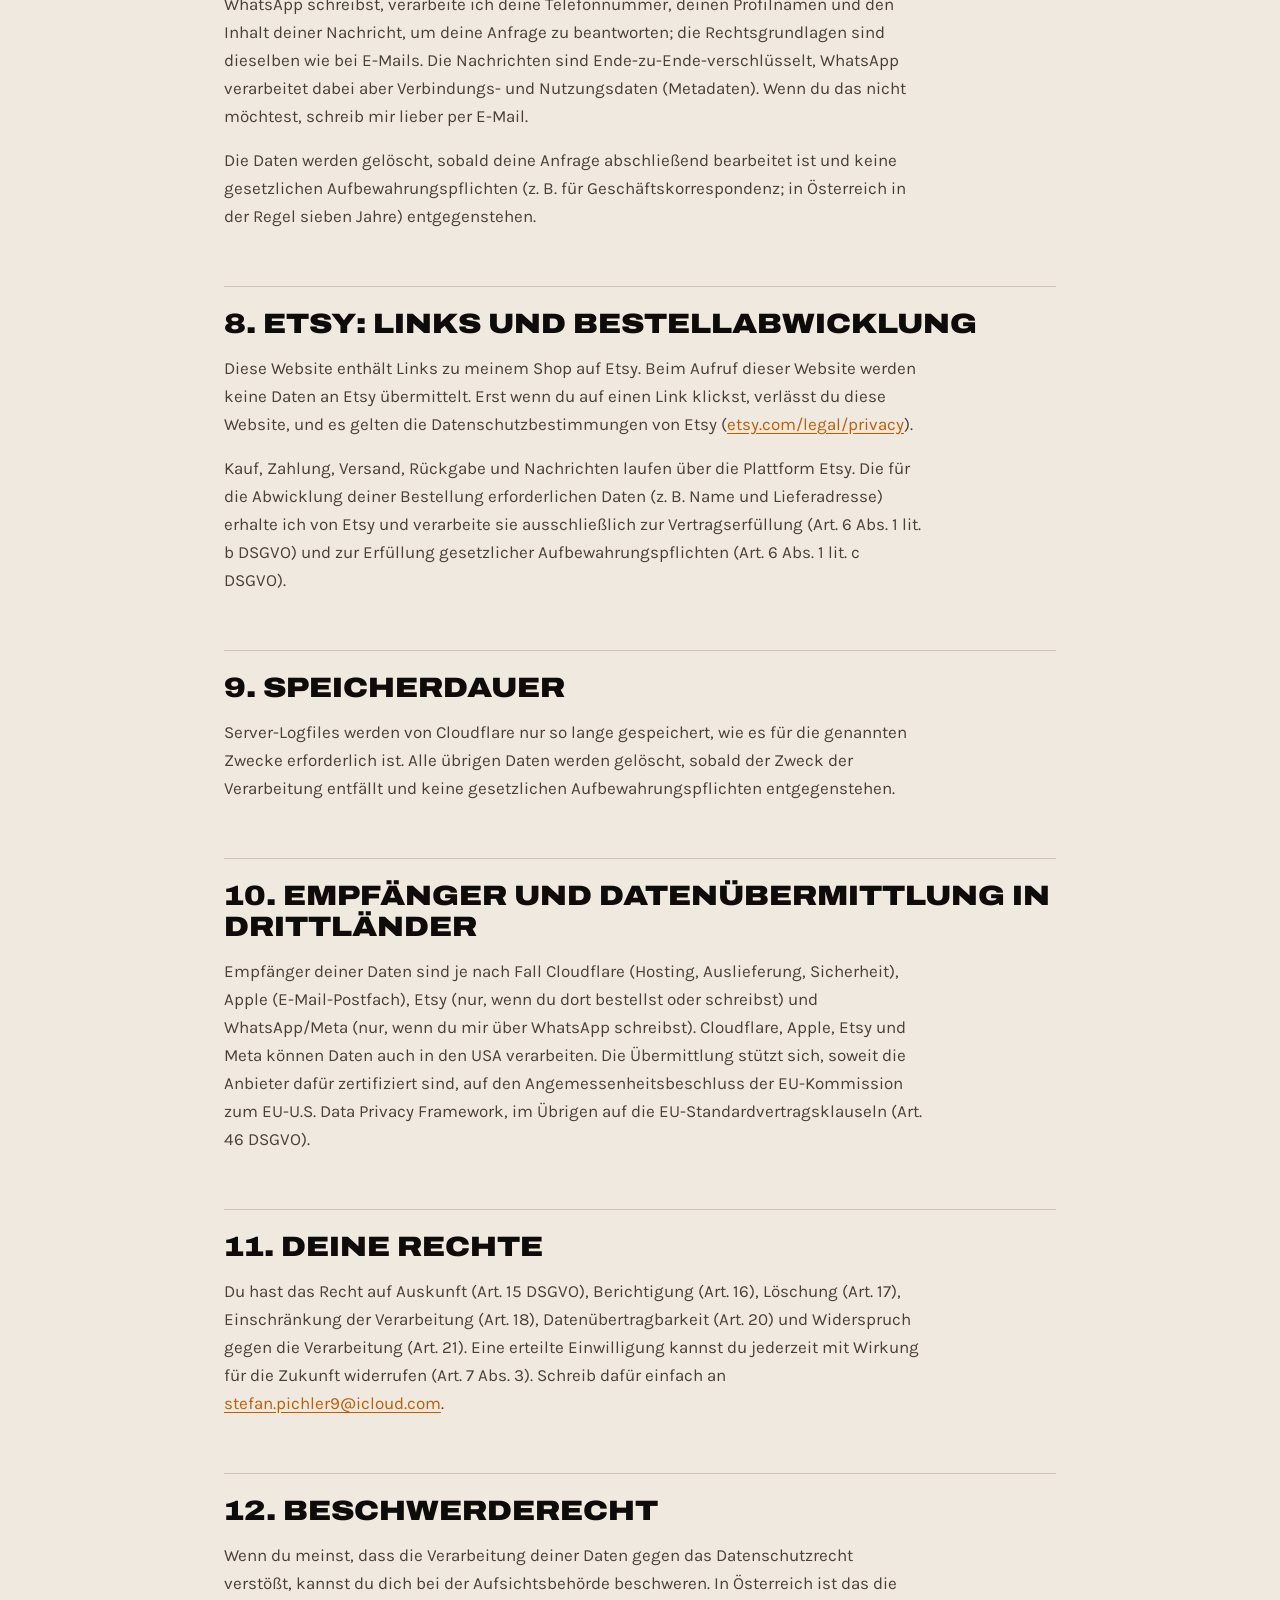
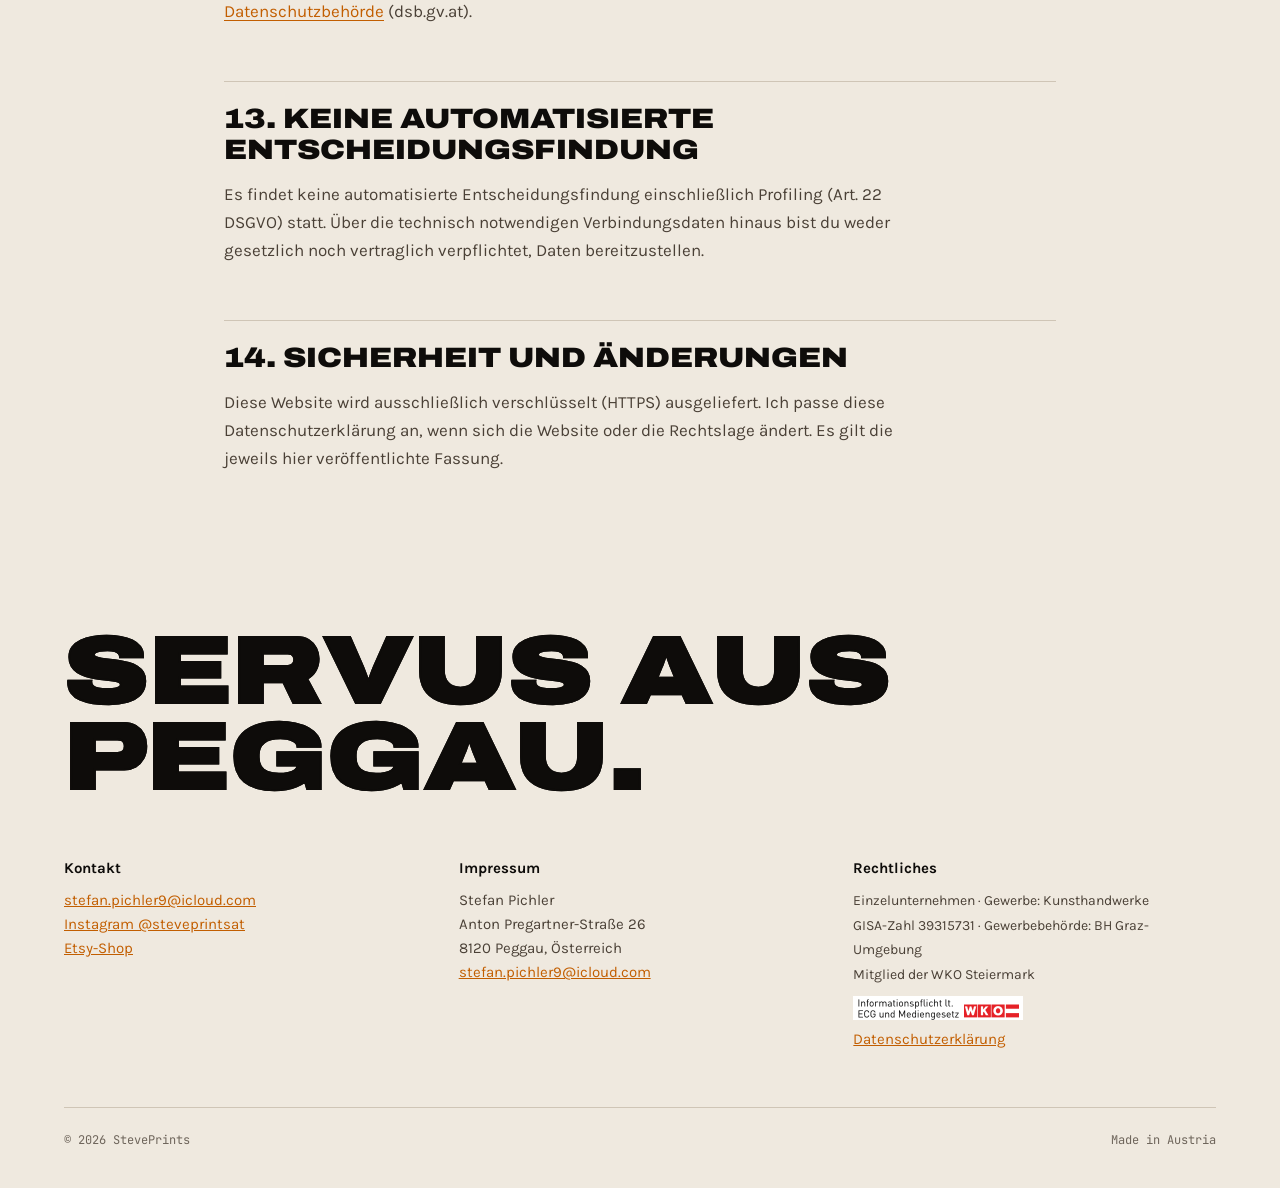
<file: datenschutz.html>
<!DOCTYPE html>
<html lang="de">
<head>
<meta charset="utf-8">
<meta name="viewport" content="width=device-width, initial-scale=1">
<title>Datenschutzerklärung – StevePrints</title>
<meta name="description" content="Datenschutzerklärung von StevePrints, Peggau: welche Daten beim Besuch der Website verarbeitet werden und welche Rechte du hast.">
<meta name="theme-color" content="#0E0C0A">
<link rel="icon" href="logo.png" type="image/png">
<link rel="stylesheet" href="fonts/fonts.css">
<link rel="stylesheet" href="site.css?v=2">
</head>
<body>

<header class="site-header">
  <a href="/" aria-label="StevePrints – zur Startseite"><img class="logo" src="logo.png" alt="StevePrints" width="640" height="197"></a>
  <nav aria-label="Hauptnavigation">
    <a href="/#kollektion">Kollektion</a>
    <a class="opt" href="/#auftrag">Auftragsdruck</a>
    <a class="opt" href="#kontakt">Kontakt</a>
    <a class="etsy" href="https://www.etsy.com/shop/StevePrintsAT" target="_blank" rel="noopener">Etsy ↗</a>
  </nav>
</header>

<main id="main">
<section class="legal">
  <div class="wrap">
    <p class="eyebrow">Rechtliches</p>
    <h1>Datenschutz&shy;erklärung</h1>
    <p class="stand">Stand: 24. November 2026</p>

    <p class="intro">Kurz gesagt: Diese Website kommt ohne Cookies, ohne Tracking und ohne Formulare aus. Verarbeitet werden nur die technisch notwendigen Verbindungsdaten beim Aufruf der Seite und, wenn du mir schreibst, deine Nachricht (per E-Mail oder WhatsApp). Hier findest du die Details.</p>

    <h2>1. Verantwortlicher</h2>
    <address>Stefan Pichler (StevePrints)<br>Anton Pregartner-Straße 26<br>8120 Peggau, Österreich<br>E-Mail: <a href="mailto:stefan.pichler9@icloud.com">stefan.pichler9@icloud.com</a></address>
    <p>Weitere Angaben findest du im <a href="https://www.wkoecg.at/Ecg.aspx?FirmaID=847c67a8-f54d-4f3a-a93c-38606263d6bf" target="_blank" rel="noopener">Impressum</a>.</p>

    <h2>2. Das Wichtigste in Kürze</h2>
    <ul>
      <li>Keine Cookies für Analyse, Werbung oder Komfort und keine Speicherung im Browser (z. B. Local Storage).</li>
      <li>Kein Tracking: keine Analyse-Tools, keine Werbenetzwerke, keine Social-Media-Plugins, keine eingebetteten Videos oder Karten.</li>
      <li>Keine Formulare, keine Registrierung, kein Newsletter und kein Kundenkonto auf dieser Website.</li>
      <li>Die Schriften werden von dieser Website selbst ausgeliefert. Es werden keine Daten an Google oder andere Schriftanbieter übermittelt.</li>
      <li>Bestellungen laufen ausschließlich über Etsy (siehe Abschnitt 8).</li>
    </ul>

    <h2>3. Hosting und Server-Logfiles (Cloudflare)</h2>
    <p>Diese Website wird über Cloudflare bereitgestellt (Hosting mit Cloudflare Pages, Auslieferung über das Cloudflare-Netzwerk und DNS). Anbieter ist Cloudflare, Inc., USA. Beim Aufruf der Website verarbeitet Cloudflare technisch notwendige Verbindungsdaten, damit die Seite ausgeliefert werden kann:</p>
    <ul>
      <li>IP-Adresse</li>
      <li>Datum und Uhrzeit des Zugriffs</li>
      <li>aufgerufene Seite bzw. Datei (URL)</li>
      <li>Referrer (die vorherige Seite), soweit dein Browser ihn übermittelt</li>
      <li>Browser-Typ und Betriebssystem (User-Agent)</li>
      <li>Statuscode und übertragene Datenmenge</li>
    </ul>
    <p>Zweck ist die Auslieferung der Website sowie der Schutz vor Angriffen und Missbrauch. Rechtsgrundlage ist Art. 6 Abs. 1 lit. f DSGVO (berechtigtes Interesse an einer sicheren, stabilen und schnellen Bereitstellung der Website). Mit Cloudflare besteht ein Vertrag zur Auftragsverarbeitung nach Art. 28 DSGVO (Data Processing Addendum). Ich selbst erstelle keine Nutzerprofile. Mehr zur Datenverarbeitung bei Cloudflare findest du in deren <a href="https://www.cloudflare.com/privacypolicy/" target="_blank" rel="noopener noreferrer">Datenschutzerklärung</a>.</p>

    <h2>4. Sicherheitsfunktionen von Cloudflare</h2>
    <p>Cloudflare setzt zum Schutz der Website automatisch Sicherheitsfunktionen ein, unter anderem eine Erkennung automatisierter Zugriffe (Bots) und einen Schutz der hier angezeigten E-Mail-Adresse vor automatischem Auslesen. Dabei können technisch notwendige Informationen verarbeitet werden. Sollten dafür Cookies oder ähnliche Technologien gesetzt werden, dienen sie ausschließlich der Sicherheit und Funktionsfähigkeit der Website (technisch notwendig); dafür ist keine Einwilligung erforderlich. Rechtsgrundlage ist Art. 6 Abs. 1 lit. f DSGVO.</p>

    <h2>5. Schriften</h2>
    <p>Die verwendeten Schriften (Archivo, Karla und JetBrains Mono) werden von dieser Website selbst ausgeliefert. Beim Besuch wird keine Verbindung zu Servern von Google oder anderen Schriftanbietern aufgebaut.</p>

    <h2>6. Cookies und lokale Speicherung</h2>
    <p>Diese Website selbst setzt keine Cookies und speichert keine Informationen in deinem Browser (Local Storage, Session Storage). Zu möglichen technisch notwendigen Sicherheitsfunktionen von Cloudflare siehe Abschnitt 4.</p>

    <h2>7. Kontaktaufnahme per E-Mail oder WhatsApp</h2>
    <p>Wenn du mir eine E-Mail schreibst, verarbeite ich deine E-Mail-Adresse, deinen Namen (falls angegeben) und den Inhalt deiner Nachricht, um deine Anfrage zu beantworten. Rechtsgrundlage ist Art. 6 Abs. 1 lit. b DSGVO, wenn es um die Anbahnung oder Abwicklung eines Vertrags geht (z. B. ein Auftragsdruck), sonst Art. 6 Abs. 1 lit. f DSGVO (berechtigtes Interesse an der Beantwortung von Anfragen). Mein Postfach wird bei Apple (iCloud Mail) geführt; Apple verarbeitet die E-Mails dabei als Dienstleister. Deine Angaben gebe ich nicht an Dritte weiter, außer es ist für die Bearbeitung deiner Anfrage erforderlich oder gesetzlich vorgeschrieben.</p>
    <p>Auf dieser Website gibt es außerdem einen WhatsApp-Button. Er ist ein einfacher Link: Beim Besuch der Website werden keine Daten an WhatsApp übermittelt. Erst wenn du darauf klickst, öffnet sich WhatsApp (App oder Website), und es gelten die Datenschutzbestimmungen von WhatsApp (<a href="https://www.whatsapp.com/legal/privacy-policy-eea" target="_blank" rel="noopener noreferrer">whatsapp.com/legal/privacy-policy-eea</a>). Anbieter ist die WhatsApp Ireland Limited, die zum Meta-Konzern gehört. Wenn du mir über WhatsApp schreibst, verarbeite ich deine Telefonnummer, deinen Profilnamen und den Inhalt deiner Nachricht, um deine Anfrage zu beantworten; die Rechtsgrundlagen sind dieselben wie bei E-Mails. Die Nachrichten sind Ende-zu-Ende-verschlüsselt, WhatsApp verarbeitet dabei aber Verbindungs- und Nutzungsdaten (Metadaten). Wenn du das nicht möchtest, schreib mir lieber per E-Mail.</p>
    <p>Die Daten werden gelöscht, sobald deine Anfrage abschließend bearbeitet ist und keine gesetzlichen Aufbewahrungspflichten (z. B. für Geschäftskorrespondenz; in Österreich in der Regel sieben Jahre) entgegenstehen.</p>

    <h2>8. Etsy: Links und Bestellabwicklung</h2>
    <p>Diese Website enthält Links zu meinem Shop auf Etsy. Beim Aufruf dieser Website werden keine Daten an Etsy übermittelt. Erst wenn du auf einen Link klickst, verlässt du diese Website, und es gelten die Datenschutzbestimmungen von Etsy (<a href="https://www.etsy.com/legal/privacy" target="_blank" rel="noopener noreferrer">etsy.com/legal/privacy</a>).</p>
    <p>Kauf, Zahlung, Versand, Rückgabe und Nachrichten laufen über die Plattform Etsy. Die für die Abwicklung deiner Bestellung erforderlichen Daten (z. B. Name und Lieferadresse) erhalte ich von Etsy und verarbeite sie ausschließlich zur Vertragserfüllung (Art. 6 Abs. 1 lit. b DSGVO) und zur Erfüllung gesetzlicher Aufbewahrungspflichten (Art. 6 Abs. 1 lit. c DSGVO).</p>

    <h2>9. Speicherdauer</h2>
    <p>Server-Logfiles werden von Cloudflare nur so lange gespeichert, wie es für die genannten Zwecke erforderlich ist. Alle übrigen Daten werden gelöscht, sobald der Zweck der Verarbeitung entfällt und keine gesetzlichen Aufbewahrungspflichten entgegenstehen.</p>

    <h2>10. Empfänger und Datenübermittlung in Drittländer</h2>
    <p>Empfänger deiner Daten sind je nach Fall Cloudflare (Hosting, Auslieferung, Sicherheit), Apple (E-Mail-Postfach), Etsy (nur, wenn du dort bestellst oder schreibst) und WhatsApp/Meta (nur, wenn du mir über WhatsApp schreibst). Cloudflare, Apple, Etsy und Meta können Daten auch in den USA verarbeiten. Die Übermittlung stützt sich, soweit die Anbieter dafür zertifiziert sind, auf den Angemessenheitsbeschluss der EU-Kommission zum EU-U.S. Data Privacy Framework, im Übrigen auf die EU-Standardvertragsklauseln (Art. 46 DSGVO).</p>

    <h2>11. Deine Rechte</h2>
    <p>Du hast das Recht auf Auskunft (Art. 15 DSGVO), Berichtigung (Art. 16), Löschung (Art. 17), Einschränkung der Verarbeitung (Art. 18), Datenübertragbarkeit (Art. 20) und Widerspruch gegen die Verarbeitung (Art. 21). Eine erteilte Einwilligung kannst du jederzeit mit Wirkung für die Zukunft widerrufen (Art. 7 Abs. 3). Schreib dafür einfach an <a href="mailto:stefan.pichler9@icloud.com">stefan.pichler9@icloud.com</a>.</p>

    <h2>12. Beschwerderecht</h2>
    <p>Wenn du meinst, dass die Verarbeitung deiner Daten gegen das Datenschutzrecht verstößt, kannst du dich bei der Aufsichtsbehörde beschweren. In Österreich ist das die <a href="https://www.dsb.gv.at" target="_blank" rel="noopener noreferrer">Datenschutzbehörde</a> (dsb.gv.at).</p>

    <h2>13. Keine automatisierte Entscheidungsfindung</h2>
    <p>Es findet keine automatisierte Entscheidungsfindung einschließlich Profiling (Art. 22 DSGVO) statt. Über die technisch notwendigen Verbindungsdaten hinaus bist du weder gesetzlich noch vertraglich verpflichtet, Daten bereitzustellen.</p>

    <h2>14. Sicherheit und Änderungen</h2>
    <p>Diese Website wird ausschließlich verschlüsselt (HTTPS) ausgeliefert. Ich passe diese Datenschutzerklärung an, wenn sich die Website oder die Rechtslage ändert. Es gilt die jeweils hier veröffentlichte Fassung.</p>
  </div>
</section>
</main>

<footer id="kontakt" class="site-footer">
  <div class="inner">
    <h2 class="fill">Servus aus Peggau.</h2>
    <div class="foot-cols">
      <div>
        <h3>Kontakt</h3>
        <a href="mailto:stefan.pichler9@icloud.com">stefan.pichler9@icloud.com</a><br>
        <a href="https://www.instagram.com/steveprintsat" target="_blank" rel="noopener">Instagram @steveprintsat</a><br>
        <a href="https://www.etsy.com/shop/StevePrintsAT" target="_blank" rel="noopener">Etsy-Shop</a>
      </div>
      <div id="impressum">
        <h3>Impressum</h3>
        Stefan Pichler<br>Anton Pregartner-Straße 26<br>8120 Peggau, Österreich<br>
        <a href="mailto:stefan.pichler9@icloud.com">stefan.pichler9@icloud.com</a>
      </div>
      <div>
        <h3>Rechtliches</h3>
        <span class="small">Einzelunternehmen · Gewerbe: Kunsthandwerke<br>GISA-Zahl 39315731 · Gewerbebehörde: BH Graz-Umgebung<br>Mitglied der WKO Steiermark</span><br>
        <a class="ecg" href="https://www.wkoecg.at/Ecg.aspx?FirmaID=847c67a8-f54d-4f3a-a93c-38606263d6bf" target="_blank" rel="noopener" title="Vollständiges Impressum (WKO)"><img src="/ecg-wko.png" alt="Informationspflicht lt. ECG und Mediengesetz – WKO" width="170" height="24"></a><br>
        <a href="datenschutz.html">Datenschutzerklärung</a>
      </div>
    </div>
    <div class="copyline"><span>© 2026 StevePrints</span><span>Made in Austria</span></div>
  </div>
</footer>

<a class="wa" href="https://wa.me/436644322282?text=Hallo%20Stefan%2C%20ich%20habe%20eine%20Frage%3A%20" target="_blank" rel="noopener" aria-label="Per WhatsApp schreiben">
  <svg viewBox="0 0 24 24" fill="none" stroke="currentColor" stroke-width="2" stroke-linecap="round" stroke-linejoin="round" aria-hidden="true"><path d="M7.9 20A9 9 0 1 0 4 16.1L2 22Z"/><path d="M15.5 14.2v1.3a.9.9 0 0 1-1 .9 8.6 8.6 0 0 1-3.8-1.3 8.5 8.5 0 0 1-2.6-2.6 8.6 8.6 0 0 1-1.3-3.8.9.9 0 0 1 .9-1h1.3a.9.9 0 0 1 .9.8c.05.4.15.8.3 1.2a.9.9 0 0 1-.2.9l-.55.55a7 7 0 0 0 2.6 2.6l.55-.55a.9.9 0 0 1 .9-.2c.4.15.8.25 1.2.3a.9.9 0 0 1 .8.9z"/></svg>
  <span>WhatsApp</span>
</a>

</body>
</html>
</file>
<file: fonts/fonts.css>
/* Selbst gehostete Schriften (Archivo, Karla, JetBrains Mono) - SIL Open Font License 1.1, siehe OFL-*.txt.
   Keine Verbindung zu Google: alle Dateien liegen hier.
   Archivo: Variable Font mit Achsen wght 100-900 und wdth 62-125 % (Quelle: github.com/google/fonts,
   ofl/archivo/Archivo[wdth,wght].ttf, v2.001, auf Latin/Latin-Ext reduziert). Noetig fuer font-stretch 118-125 %.
   Karla / JetBrains Mono: Variable Fonts (wght 400-800), daher Gewichtsbereich statt Einzelgewichte.
   Neue Schriften/Gewichte immer als NEUE Dateien anlegen (immutable-Cache in _headers). */

/* latin-ext */
@font-face {
  font-family: 'Archivo';
  font-style: normal;
  font-weight: 100 900;
  font-stretch: 62% 125%;
  font-display: swap;
  src: url(archivo-vf-wdth-wght-latin-ext.woff2) format('woff2');
  unicode-range: U+0100-02BA, U+02BD-02C5, U+02C7-02CC, U+02CE-02D7, U+02DD-02FF, U+0304, U+0308, U+0329, U+1D00-1DBF, U+1E00-1E9F, U+1EF2-1EFF, U+2020, U+20A0-20AB, U+20AD-20C0, U+2113, U+2C60-2C7F, U+A720-A7FF;
}
/* latin */
@font-face {
  font-family: 'Archivo';
  font-style: normal;
  font-weight: 100 900;
  font-stretch: 62% 125%;
  font-display: swap;
  src: url(archivo-vf-wdth-wght-latin.woff2) format('woff2');
  unicode-range: U+0000-00FF, U+0131, U+0152-0153, U+02BB-02BC, U+02C6, U+02DA, U+02DC, U+0304, U+0308, U+0329, U+2000-206F, U+20AC, U+2122, U+2191, U+2193, U+2212, U+2215, U+FEFF, U+FFFD;
}
/* latin-ext */
@font-face {
  font-family: 'Karla';
  font-style: normal;
  font-weight: 400 800;
  font-display: swap;
  src: url(karla-normal-latin-ext-86844b3e.woff2) format('woff2');
  unicode-range: U+0100-02BA, U+02BD-02C5, U+02C7-02CC, U+02CE-02D7, U+02DD-02FF, U+0304, U+0308, U+0329, U+1D00-1DBF, U+1E00-1E9F, U+1EF2-1EFF, U+2020, U+20A0-20AB, U+20AD-20C0, U+2113, U+2C60-2C7F, U+A720-A7FF;
}
/* latin */
@font-face {
  font-family: 'Karla';
  font-style: normal;
  font-weight: 400 800;
  font-display: swap;
  src: url(karla-normal-latin-3b1eb09a.woff2) format('woff2');
  unicode-range: U+0000-00FF, U+0131, U+0152-0153, U+02BB-02BC, U+02C6, U+02DA, U+02DC, U+0304, U+0308, U+0329, U+2000-206F, U+20AC, U+2122, U+2191, U+2193, U+2212, U+2215, U+FEFF, U+FFFD;
}
/* latin-ext */
@font-face {
  font-family: 'JetBrains Mono';
  font-style: normal;
  font-weight: 400 800;
  font-display: swap;
  src: url(jetbrains-mono-normal-latin-ext-db5ff4db.woff2) format('woff2');
  unicode-range: U+0100-02BA, U+02BD-02C5, U+02C7-02CC, U+02CE-02D7, U+02DD-02FF, U+0304, U+0308, U+0329, U+1D00-1DBF, U+1E00-1E9F, U+1EF2-1EFF, U+2020, U+20A0-20AB, U+20AD-20C0, U+2113, U+2C60-2C7F, U+A720-A7FF;
}
/* latin */
@font-face {
  font-family: 'JetBrains Mono';
  font-style: normal;
  font-weight: 400 800;
  font-display: swap;
  src: url(jetbrains-mono-normal-latin-83c005d4.woff2) format('woff2');
  unicode-range: U+0000-00FF, U+0131, U+0152-0153, U+02BB-02BC, U+02C6, U+02DA, U+02DC, U+0304, U+0308, U+0329, U+2000-206F, U+20AC, U+2122, U+2191, U+2193, U+2212, U+2215, U+FEFF, U+FFFD;
}
</file>
<file: site.css>
/* StevePrints – Richtung B „Galerie“ (gemeinsam fuer index.html und datenschutz.html)
   Keine externen Ressourcen: Schriften aus /fonts, Bilder aus /images. */

:root{
  --ink:#0E0C0A;
  --ink-2:#17130F;
  --ink-3:#1C1814;
  --line-dark:#2A241E;
  --paper:#EFE9DF;
  --paper-2:#E2D9CC;
  --paper-line:#CFC5B6;
  --orange:#F08A24;
  --orange-dark:#C25E00;
  --brown:#4A4036;
  --muted:#9B9188;
  --muted-dark:#6E655B;
  --soft:#C9BFB2;
  --display:Archivo,"Helvetica Neue",Arial,sans-serif;
  --body:Karla,"Helvetica Neue",Arial,sans-serif;
  --mono:"JetBrains Mono",ui-monospace,Menlo,Consolas,monospace;
  --pad:clamp(20px,5vw,72px);
  --hdr:62px;
}
*{box-sizing:border-box}
html{scroll-behavior:smooth;scroll-padding-top:var(--hdr)}
body{margin:0;background:var(--paper);color:var(--ink);font-family:var(--body);-webkit-font-smoothing:antialiased;overflow-x:clip}
img{max-width:100%}
a{color:var(--orange-dark)}
a:hover{color:var(--ink)}
:focus-visible{outline:2px solid var(--orange);outline-offset:3px;border-radius:4px}
.sr-only{position:absolute;width:1px;height:1px;padding:0;margin:-1px;overflow:hidden;clip:rect(0,0,0,0);white-space:nowrap;border:0}
.mono{font-family:var(--mono)}
.eyebrow{margin:0;font-family:var(--mono);font-size:13px;letter-spacing:.2em;color:var(--orange);text-transform:uppercase}
.display{font-family:var(--display);font-stretch:125%;font-weight:900;text-transform:uppercase;line-height:.9}

/* ---------------------------------------------------------------- Header */
.site-header{position:sticky;top:0;z-index:30;display:flex;flex-wrap:wrap;gap:16px;align-items:center;justify-content:space-between;height:var(--hdr);padding:0 var(--pad);background:var(--ink)}
.site-header .logo{height:30px;width:auto;display:block}
.site-header nav{display:flex;gap:26px;font-family:var(--mono);font-size:12px;letter-spacing:.12em;text-transform:uppercase}
.site-header nav a{color:var(--paper);text-decoration:none}
.site-header nav a:hover{color:var(--orange)}
.site-header nav a.etsy{color:var(--orange)}
.site-header nav a.etsy:hover{color:var(--paper)}
@media (max-width:620px){
  .site-header nav{gap:18px;font-size:11px}
  .site-header nav .opt{display:none}
  .site-header .logo{height:24px}
}

/* ---------------------------------------------------------------- Buttons */
.btn{display:inline-block;font-family:var(--body);font-weight:700;text-decoration:none;padding:18px 30px;border-radius:999px;transition:background .25s,color .25s}
.btn-dark{background:var(--ink);color:var(--paper)}
.btn-orange{background:var(--orange);color:var(--ink);font-size:18px;padding:20px 32px;text-align:center}
.btn:hover{background:var(--orange);color:var(--ink)}
.btn-orange:hover{background:var(--paper)}
.link-line{color:var(--ink);text-decoration:none;font-weight:700;padding:18px 6px;border-bottom:2px solid var(--orange)}

/* ---------------------------------------------------------------- Hero */
.hero{display:flex;flex-wrap:wrap;gap:48px;align-items:center;padding:80px var(--pad) 100px;max-width:1440px;margin:0 auto;min-height:min(820px,calc(100svh - var(--hdr)))}
.hero-copy{flex:1 1 520px;display:flex;flex-direction:column;gap:36px;min-width:0;container-type:inline-size}
.hero h1{margin:0;font-family:var(--display);font-stretch:118%;font-weight:900;font-size:clamp(50px,8vw,132px);font-size:clamp(32px,11cqi,132px);line-height:.9;letter-spacing:-.025em;text-transform:uppercase}
.hero h1 span{display:block}
.hero h1 .accent{color:var(--orange)}
.hero .lead{margin:0;max-width:470px;font-size:20px;line-height:1.55;color:var(--brown)}
.hero-cta{display:flex;flex-wrap:wrap;gap:14px}
.collage{flex:1 1 480px;display:grid;grid-template-columns:repeat(2,minmax(0,1fr));gap:16px;position:relative;min-width:0}
.collage a{display:block;border-radius:24px;overflow:hidden;aspect-ratio:1;background:var(--paper-2)}
.collage a:first-child{grid-row:span 2;aspect-ratio:auto}
.collage img{width:100%;height:100%;object-fit:cover;display:block;transition:transform .7s cubic-bezier(.2,.8,.2,1)}
.collage a:hover img{transform:scale(1.05)}
.stamp{position:absolute;left:-46px;bottom:-30px;width:128px;height:128px;border-radius:50%;background:var(--orange);display:flex;align-items:center;justify-content:center;pointer-events:none}
.stamp svg{position:absolute;inset:0}
.stamp b{font-family:var(--display);font-weight:900;font-size:26px}
@media (max-width:620px){
  .hero{padding:48px var(--pad) 72px;gap:40px}
  .hero-copy{gap:28px}
  .hero .lead{font-size:18px}
  .collage{gap:10px}
  .collage a{border-radius:18px}
  .stamp{left:-10px;bottom:-34px;width:104px;height:104px}
  .stamp svg{transform:scale(.8125);transform-origin:0 0}
  .stamp b{font-size:21px}
}

/* ---------------------------------------------------------------- Druck-Effekt */
.print{position:relative;background:var(--ink);color:var(--paper)}
.print-stage{min-height:calc(100svh - var(--hdr));padding:60px var(--pad);display:flex;flex-wrap:wrap;gap:56px;align-items:center;justify-content:center;max-width:1440px;margin:0 auto}
.print-copy{flex:1 1 420px;display:flex;flex-direction:column;gap:28px;max-width:560px;min-width:0}
.print h2{margin:0;font-size:clamp(40px,5.6vw,88px)}
.layer-count{display:flex;align-items:baseline;gap:14px;font-family:var(--mono);border-top:1px solid #3A3129;padding-top:22px}
.layer-count .lbl{font-size:13px;letter-spacing:.16em;color:var(--muted)}
.layer-count .num{font-family:var(--display);font-stretch:125%;font-weight:900;font-size:72px;line-height:1;color:var(--orange);font-variant-numeric:tabular-nums;min-width:3.2ch}
.layer-count .tot{font-size:20px;color:var(--muted-dark)}
.print-done{margin:0;font-size:20px;line-height:1.5;color:var(--soft)}
.print-done strong{color:var(--paper)}
.print-bed{flex:0 1 480px;position:relative;aspect-ratio:3/4;border-radius:28px;overflow:hidden;background:var(--ink-2);border:1px solid var(--line-dark)}
.print-bed .grid{position:absolute;inset:0;background:repeating-linear-gradient(0deg,var(--line-dark) 0 1px,transparent 1px 7px)}
.print-bed img{position:absolute;inset:0;width:100%;height:100%;object-fit:cover}
.print-bed .lines{position:absolute;inset:0;background:repeating-linear-gradient(0deg,rgba(14,12,10,.55) 0 1px,transparent 1px 5px);pointer-events:none;opacity:0}
.nozzle{position:absolute;left:0;right:0;height:0;bottom:100%;opacity:0}
.nozzle .beam{position:absolute;left:0;right:0;top:-2px;height:4px;background:var(--orange);box-shadow:0 0 24px 6px rgba(240,138,36,.55)}
.nozzle .tip{position:absolute;left:50%;top:-38px;width:30px;height:36px;margin-left:-15px;background:var(--paper);clip-path:polygon(0 0,100% 0,100% 60%,62% 100%,38% 100%,0 60%)}
@media (max-width:900px){
  .print-stage{flex-direction:column;flex-wrap:nowrap;justify-content:center;gap:24px;padding:28px var(--pad)}
  .print-copy{flex:0 0 auto;gap:16px;max-width:none;width:100%}
  .print h2{font-size:clamp(30px,8.5vw,56px)}
  .layer-count{padding-top:14px}
  .layer-count .num{font-size:48px}
  .layer-count .tot{font-size:16px}
  .print-done{font-size:16px}
  .print-bed{flex:0 0 auto;height:min(46svh,520px);width:auto;max-width:100%;border-radius:20px}
}

/* ---------------------------------------------------------------- Fakten */
.facts{background:var(--ink);color:var(--paper);padding:56px var(--pad);border-top:1px solid var(--line-dark)}
.facts ul{list-style:none;margin:0 auto;padding:0;max-width:1296px;display:grid;grid-template-columns:repeat(auto-fit,minmax(200px,1fr));gap:32px}
.facts li{border-left:2px solid var(--orange);padding-left:20px}
.facts .v{display:block;font-family:var(--display);font-stretch:118%;font-weight:900;font-size:40px;line-height:1}
.facts .l{display:block;font-family:var(--mono);font-size:12px;letter-spacing:.12em;text-transform:uppercase;color:var(--muted);margin-top:10px}
@media (max-width:620px){.facts ul{grid-template-columns:repeat(2,minmax(0,1fr));gap:28px 20px}.facts .v{font-size:30px}.facts li{padding-left:14px}}

/* ---------------------------------------------------------------- Kollektion */
.collection{padding:140px var(--pad) 60px;max-width:1440px;margin:0 auto}
.big-title{margin:0 0 24px;font-family:var(--display);font-stretch:125%;font-weight:900;font-size:clamp(48px,9vw,150px);line-height:.88;text-transform:uppercase;overflow-wrap:anywhere}
.collection .intro{margin:0 0 80px;max-width:520px;font-size:18px;line-height:1.55;color:var(--brown)}
.stack{display:flex;flex-direction:column;gap:40px}
.feature{position:sticky;top:calc(var(--hdr) + 34px + var(--i,0) * 28px);display:flex;flex-wrap:wrap;text-decoration:none;color:var(--fg,var(--paper));background:var(--bg,var(--ink));border-radius:32px;overflow:hidden;min-height:520px;box-shadow:0 -20px 60px rgba(14,12,10,.12)}
.feature:hover{color:var(--fg,var(--paper))}
.feature .pic{flex:1 1 420px;min-height:420px;position:relative;background:var(--paper-2)}
.feature .pic img{position:absolute;inset:0;width:100%;height:100%;object-fit:cover}
.feature .body{container-type:inline-size;flex:1 1 420px;padding:clamp(32px,4vw,64px);display:flex;flex-direction:column;justify-content:space-between;gap:32px;min-width:0}
.feature .tag{font-family:var(--mono);font-size:13px;letter-spacing:.14em}
.feature .txt{display:flex;flex-direction:column;gap:18px}
.feature h3{margin:0;font-family:var(--display);font-stretch:118%;font-weight:900;font-size:clamp(28px,8.6cqi,64px);line-height:.95;text-transform:uppercase;overflow-wrap:break-word;hyphens:auto}
.feature p{margin:0;font-size:18px;line-height:1.55;max-width:440px;opacity:.85}
.feature .foot{display:flex;justify-content:space-between;align-items:center;gap:16px;border-top:1px solid currentColor;padding-top:22px}
.feature .price{font-family:var(--display);font-weight:800;font-size:30px}
.feature .go{font-weight:700}
.feature:hover .go{text-decoration:underline}
.t1{--bg:#0E0C0A;--fg:#EFE9DF}
.t2{--bg:#F08A24;--fg:#0E0C0A}
.t3{--bg:#FFFFFF;--fg:#0E0C0A}
.t4{--bg:#1C1814;--fg:#EFE9DF}
@media (max-width:900px){
  .collection{padding:96px var(--pad) 40px}
  .collection .intro{margin-bottom:48px}
  .stack{gap:24px}
  .feature{top:calc(var(--hdr) + 14px + var(--i,0) * 14px);min-height:0;border-radius:24px;flex-direction:column;flex-wrap:nowrap}
  .feature .pic{flex:0 0 auto;min-height:0;height:min(36svh,340px)}
  .feature .body{flex:0 0 auto;padding:22px 22px 24px;gap:18px}
  .feature .txt{gap:10px}
  .feature h3{font-size:clamp(26px,9.5cqi,44px)}
  .feature p{font-size:16px;display:-webkit-box;-webkit-line-clamp:3;-webkit-box-orient:vertical;overflow:hidden}
  .feature .foot{padding-top:14px}
  .feature .price{font-size:24px}
}

/* ---------------------------------------------------------------- Außerdem im Shop */
.more{padding:60px var(--pad) 140px;max-width:1440px;margin:0 auto}
.more .eyebrow{color:var(--ink);letter-spacing:.14em;margin-bottom:28px}
.tiles{display:grid;grid-template-columns:repeat(auto-fill,minmax(240px,1fr));gap:20px}
.tile{text-decoration:none;color:var(--ink);display:flex;flex-direction:column;gap:12px}
.tile:hover{color:var(--ink)}
.tile .shot{position:relative;aspect-ratio:1;border-radius:20px;overflow:hidden;background:var(--paper-2)}
.tile .shot img{position:absolute;inset:0;width:100%;height:100%;object-fit:cover;display:block;transition:transform .7s cubic-bezier(.2,.8,.2,1),opacity .45s}
.tile .shot img.alt{opacity:0}
.tile:hover .shot img{transform:scale(1.07)}
.tile:hover .shot img.alt{opacity:1}
.tile .row{display:flex;justify-content:space-between;gap:10px;font-weight:700}
.tile .price{color:var(--orange-dark);font-family:var(--mono);font-size:14px;white-space:nowrap}
.note{margin:36px 0 0;font-family:var(--mono);font-size:12px;line-height:1.6;color:var(--muted-dark)}
@media (max-width:620px){.tiles{grid-template-columns:repeat(2,minmax(0,1fr));gap:22px 12px}.tile .row{flex-direction:column;gap:2px;font-size:15px}.tile .shot{border-radius:14px}.more{padding-bottom:96px}}

/* ---------------------------------------------------------------- Auftragsdruck */
.commission{background:var(--ink);color:var(--paper);padding:140px var(--pad);position:relative;overflow:hidden}
.commission .ghost{position:absolute;right:-60px;top:40px;font-family:var(--display);font-stretch:125%;font-weight:900;font-size:340px;line-height:.8;color:var(--ink-3);pointer-events:none}
.commission .inner{position:relative;max-width:1296px;margin:0 auto;display:flex;flex-wrap:wrap;gap:56px;align-items:flex-end;justify-content:space-between}
.commission .copy{flex:1 1 560px;display:flex;flex-direction:column;gap:24px;min-width:0}
.commission h2{margin:0;font-size:clamp(40px,6vw,96px)}
.commission h2 span{color:var(--orange)}
.commission .copy p:last-child{margin:0;font-size:19px;line-height:1.55;color:var(--soft);max-width:560px}
.commission .specs{display:flex;flex-direction:column;gap:14px;font-family:var(--mono);font-size:14px;color:var(--muted);min-width:260px}
.commission .specs .btn{margin-top:12px}
@media (max-width:620px){.commission{padding:96px var(--pad)}.commission .ghost{font-size:200px;right:-30px}.commission .specs{min-width:0;width:100%}}

/* ---------------------------------------------------------------- Footer */
.site-footer{padding:100px var(--pad) 40px}
.site-footer .inner{max-width:1296px;margin:0 auto;display:flex;flex-direction:column;gap:56px}
.site-footer h2{margin:0;font-family:var(--display);font-stretch:125%;font-weight:900;font-size:clamp(40px,7.5vw,120px);line-height:.9;text-transform:uppercase}
.foot-cols{display:grid;grid-template-columns:repeat(auto-fit,minmax(220px,1fr));gap:32px;font-size:15px;line-height:1.6;color:var(--brown)}
.foot-cols h3{margin:0 0 8px;font-family:var(--body);font-size:15px;color:var(--ink);font-weight:700}
.foot-cols .small{font-size:14px}
.foot-cols .ecg{display:inline-block;margin-top:10px}
.foot-cols .ecg img{display:block;height:24px;width:auto}
.copyline{display:flex;flex-wrap:wrap;justify-content:space-between;gap:12px;font-family:var(--mono);font-size:12px;color:var(--muted-dark);border-top:1px solid var(--paper-line);padding-top:24px}
@media (max-width:620px){.site-footer{padding-top:72px}.site-footer .inner{gap:40px}}

/* ---------------------------------------------------------------- Rechtstexte (datenschutz.html) */
.legal{max-width:960px;margin:0 auto;padding:96px var(--pad) 40px;container-type:inline-size}
.legal h1{margin:16px 0 18px;font-family:var(--display);font-stretch:125%;font-weight:900;font-size:clamp(30px,8.4cqi,92px);line-height:.92;text-transform:uppercase;overflow-wrap:break-word;hyphens:manual}
.legal .stand{margin:0 0 40px;font-family:var(--mono);font-size:12px;letter-spacing:.12em;text-transform:uppercase;color:var(--muted-dark)}
.legal .intro{font-size:clamp(18px,2vw,21px);line-height:1.55;color:var(--ink);max-width:62ch;margin:0 0 16px;padding-left:20px;border-left:2px solid var(--orange)}
.legal h2{margin:56px 0 14px;padding-top:22px;border-top:1px solid var(--paper-line);font-family:var(--display);font-stretch:118%;font-weight:900;font-size:clamp(20px,3vw,28px);line-height:1.1;text-transform:uppercase}
.legal h3{margin:28px 0 8px;font-family:var(--display);font-weight:800;font-size:19px}
.legal p,.legal li,.legal address{font-size:17px;line-height:1.65;color:var(--brown)}
.legal p{margin:0 0 16px;max-width:70ch}
.legal ul{padding-left:1.2em;margin:0 0 16px;max-width:70ch}
.legal li{margin-bottom:6px}
.legal address{font-style:normal;margin:0 0 16px;line-height:1.7}
.legal strong{color:var(--ink)}
.legal a{color:var(--orange-dark);text-underline-offset:3px}
.legal a:hover{color:var(--ink)}
.legal .eyebrow{color:var(--orange-dark)}
@media (max-width:620px){.legal{padding-top:64px}.legal p,.legal li,.legal address{font-size:16px}}

/* ================================================================ Animationen
   Grundzustand: alles sichtbar. Animationen nur, wenn Bewegung erwuenscht ist;
   scroll-getriebene Effekte zusaetzlich nur mit animation-timeline-Support. */

@keyframes wipe{from{clip-path:inset(100% 0 0 0)}to{clip-path:inset(0 0 0 0)}}
@keyframes slideL{from{opacity:0;transform:translateX(-80px)}to{opacity:1;transform:none}}
@keyframes up{from{opacity:0;transform:translateY(70px)}to{opacity:1;transform:none}}
@keyframes spin{to{transform:rotate(360deg)}}

@media (prefers-reduced-motion:no-preference){
  .hero h1 span{animation:slideL 1s cubic-bezier(.2,.8,.2,1) both}
  .hero h1 span:nth-child(2){animation-delay:.12s}
  .hero h1 span:nth-child(3){animation-delay:.24s}
  .hero .lead{animation:up 1s .5s both}
  .hero-cta{animation:up 1s .7s both}
  .collage a{animation:wipe 1.2s cubic-bezier(.7,0,.2,1) both}
  .collage a:nth-child(1){animation-delay:.2s}
  .collage a:nth-child(2){animation-delay:.4s}
  .collage a:nth-child(3){animation-delay:.6s}
  .stamp svg text{animation:spin 14s linear infinite;transform-origin:64px 64px}
}

@property --n{syntax:'<integer>';initial-value:0;inherits:true}

@supports (animation-timeline:view()){
  @media (prefers-reduced-motion:no-preference){
    @keyframes fill{from{background-position:100% 0}to{background-position:0 0}}
    @keyframes drift{from{transform:translateY(80px)}to{transform:translateY(-80px)}}
    @keyframes shrink{from{transform:scale(1)}to{transform:scale(.9);filter:brightness(.7)}}
    @keyframes printUp{from{clip-path:inset(100% 0 0 0)}to{clip-path:inset(0 0 0 0)}}
    @keyframes nozUp{from{bottom:0%}to{bottom:100%}}
    @keyframes noz{0%,96%{opacity:1}100%{opacity:0}}
    /* Zielwert kommt aus style="--layers:N" an .print-stage (setzt etsy_sync.py je nach Produkt des Tages) */
    @keyframes cnt{from{--n:0}to{--n:var(--layers,312)}}
    @keyframes lines{0%,88%{opacity:.55}100%{opacity:0}}
    @keyframes done{0%,92%{opacity:0;transform:translateY(24px)}100%{opacity:1;transform:none}}

    .reveal{animation:up linear both;animation-timeline:view();animation-range:entry 0% cover 30%}
    .fill{background:linear-gradient(90deg,var(--ink) 50%,transparent 50%);background-size:200% 100%;-webkit-background-clip:text;background-clip:text;color:transparent;-webkit-text-stroke:2px var(--ink);animation:fill linear both;animation-timeline:view();animation-range:entry 10% cover 55%}
    .commission .ghost{animation:drift linear both;animation-timeline:view()}
    .feature{animation:shrink linear both;animation-timeline:view();animation-range:exit-crossing 0% exit-crossing 100%}

    /* Druck-Effekt: Sektion wird hoch, Buehne klebt, Bild waechst Schicht fuer Schicht */
    .print{height:max(2600px,320svh);view-timeline-name:--print}
    .print-stage{position:sticky;top:var(--hdr);height:calc(100svh - var(--hdr));min-height:0}
    .print-bed img{animation:printUp linear both;animation-timeline:--print;animation-range:contain 5% contain 90%}
    .nozzle{opacity:1;animation:nozUp linear both,noz linear both;animation-timeline:--print,--print;animation-range:contain 5% contain 90%}
    .print-bed .lines{animation:lines linear both;animation-timeline:--print;animation-range:contain 5% contain 95%}
    .layer-count .num{animation:cnt linear both;animation-timeline:--print;animation-range:contain 5% contain 90%;counter-reset:n var(--n)}
    .layer-count .num .static{display:none}
    .layer-count .num::after{content:counter(n)}
    .print-done{animation:done linear both;animation-timeline:--print;animation-range:contain 5% contain 95%}
  }
}
@media (max-width:900px) and (max-height:560px){
  /* Querformat am Handy: kein Sticky-Effekt, Inhalte einfach zeigen */
  .print{height:auto!important}
  .print-stage{position:static!important;height:auto!important}
  .print-bed img,.print-done,.nozzle,.print-bed .lines,.layer-count .num{animation:none!important}
  .layer-count .num .static{display:inline!important}
  .layer-count .num::after{content:none!important}
  .feature{position:relative;top:auto}
}

@media (prefers-reduced-motion:reduce){
  html{scroll-behavior:auto}
  .collage img,.tile .shot img,.btn{transition:none}
}

/* ---------------------------------------------------------------- WhatsApp-Button
   Reiner Link auf wa.me - keine Einbindung, keine Daten an Meta, bevor jemand klickt.
   Icons: Lucide (message-circle, phone), ISC-Lizenz. */
.wa{position:fixed;right:max(18px,env(safe-area-inset-right));bottom:max(18px,env(safe-area-inset-bottom));z-index:40;display:flex;align-items:center;gap:10px;height:56px;padding:0 20px 0 16px;border-radius:999px;background:#25D366;color:#0E0C0A;text-decoration:none;font-family:var(--body);font-weight:700;font-size:16px;box-shadow:0 10px 30px rgba(14,12,10,.28);transition:transform .2s,box-shadow .2s}
.wa:hover{color:#0E0C0A;transform:translateY(-2px);box-shadow:0 14px 34px rgba(14,12,10,.34)}
.wa svg{width:26px;height:26px;flex:0 0 auto}
@media (max-width:620px){.wa{width:56px;padding:0;justify-content:center}.wa span{position:absolute;width:1px;height:1px;overflow:hidden;clip:rect(0,0,0,0)}}
@media (prefers-reduced-motion:reduce){.wa{transition:none}}
</file>
